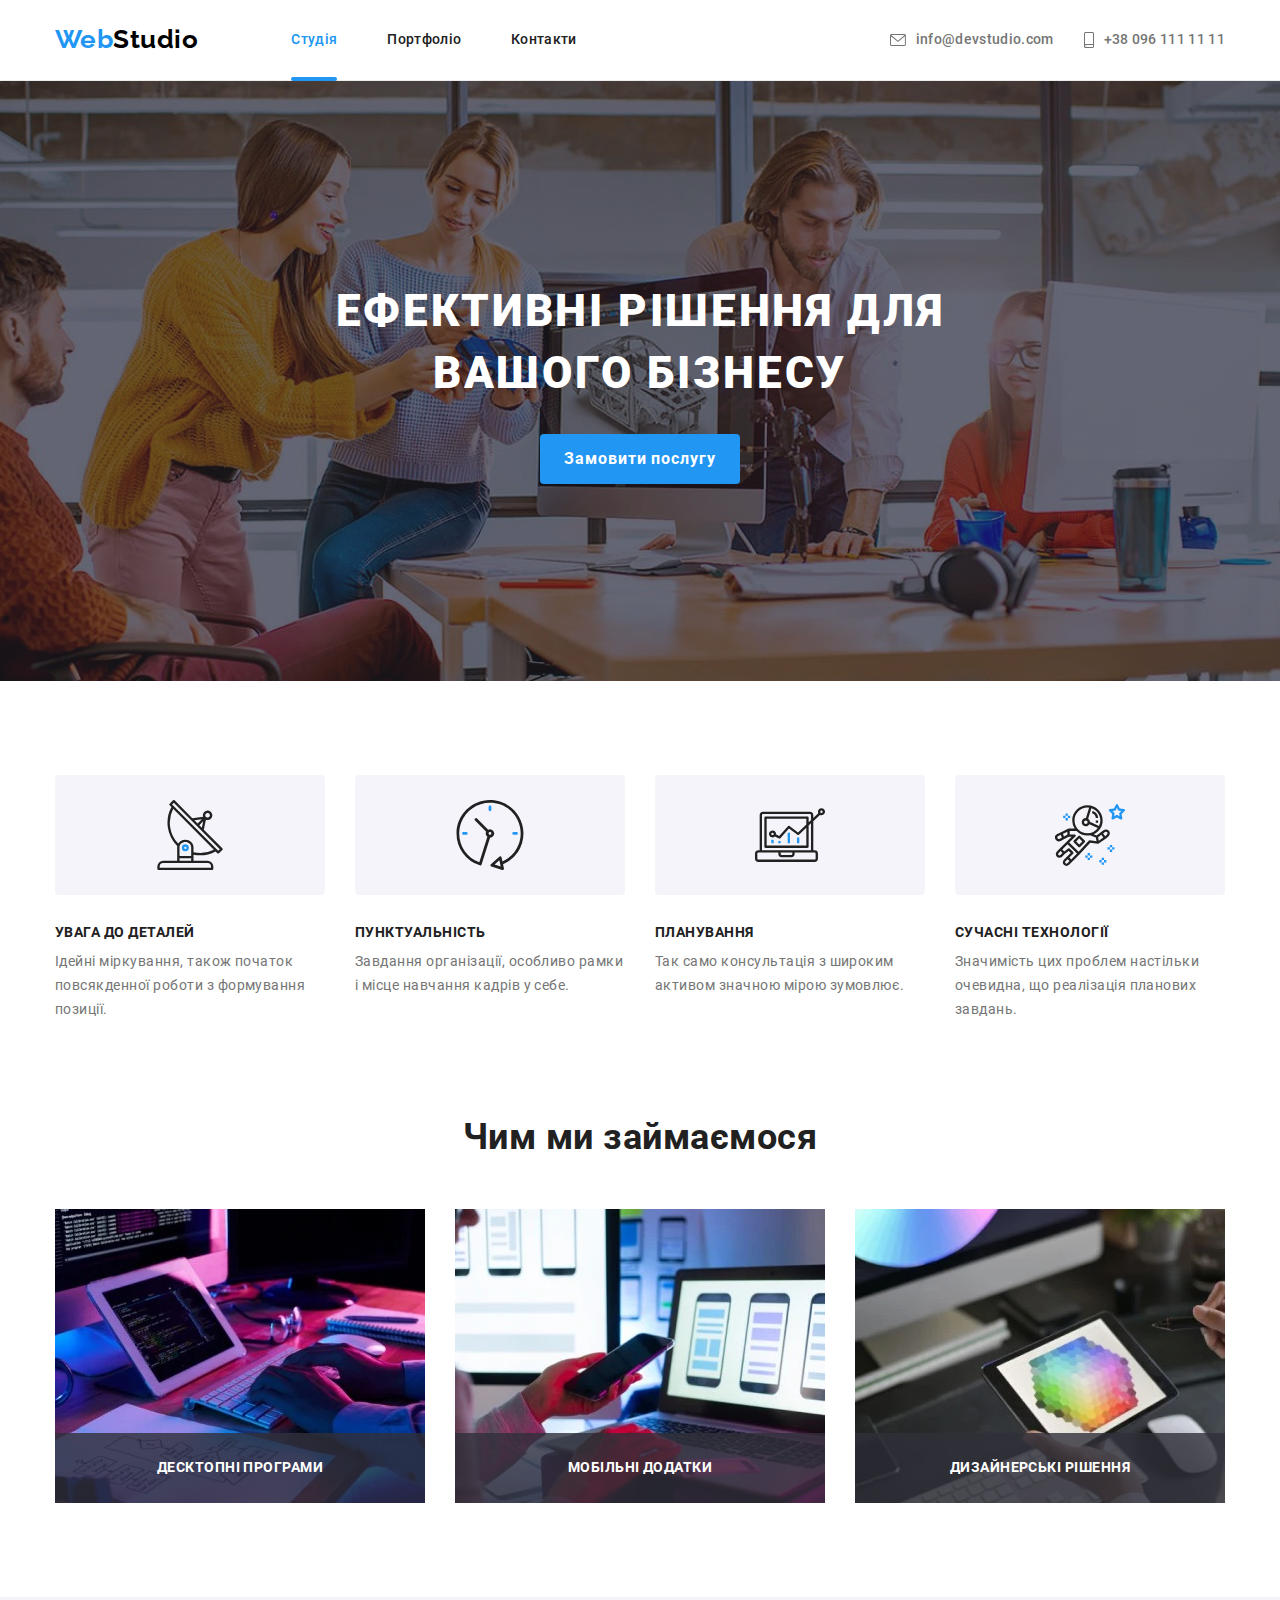
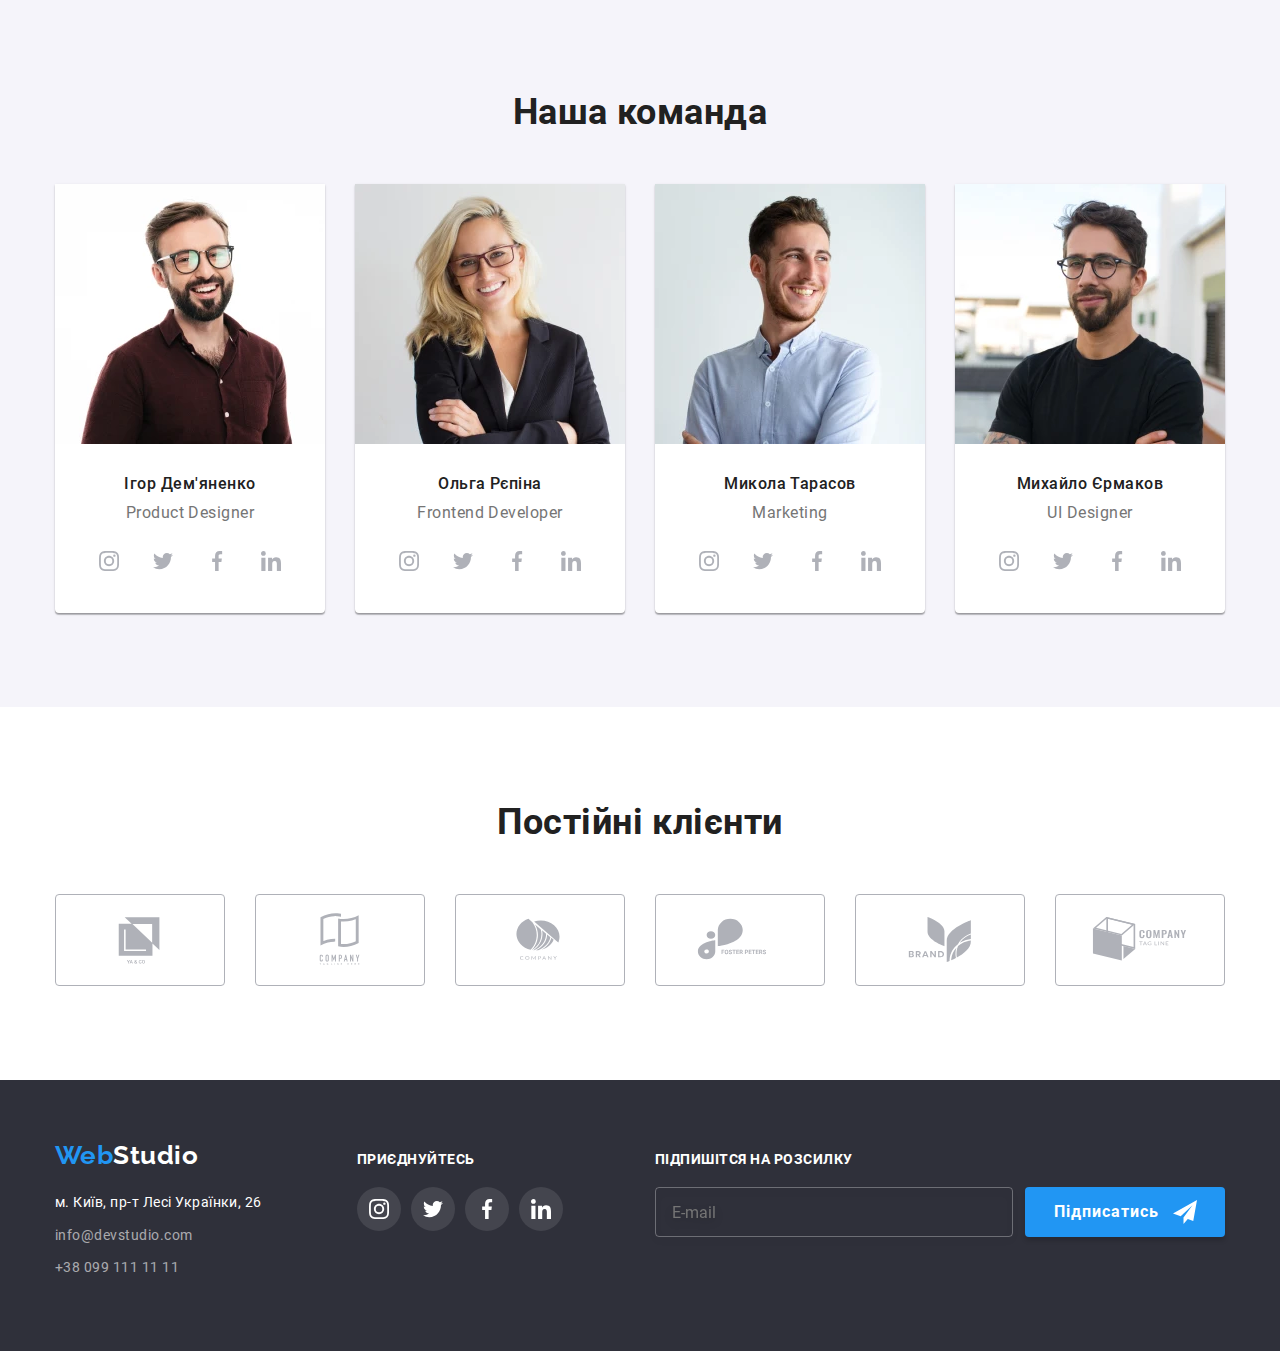
<file: index.html>
<!DOCTYPE html>
<html lang="ua">
  <head>
    <meta charset="UTF-8" />
    <meta http-equiv="X-UA-Compatible" content="IE=edge" />
    <meta name="viewport" content="width=device-width, initial-scale=1.0" />
    <title>Web Studio</title>
    <!-- favicon -->
    <link rel="apple-touch-icon" sizes="180x180" href="./favicons/apple-touch-icon.png" />
    <link rel="icon" type="image/png" sizes="32x32" href="./favicons/favicon-32x32.png" />
    <link rel="icon" type="image/png" sizes="16x16" href="./favicons/favicon-16x16.png" />
    <link rel="manifest" href="./favicons/site.webmanifest" />
    <link rel="mask-icon" href="./favicons/safari-pinned-tab.svg" color="#5bbad5" />
    <meta name="msapplication-TileColor" content="#9f00a7" />
    <meta name="theme-color" content="#f0fbff" />
    <!-- Шрифти -->
    <!-- <link rel="preconnect" href="https://fonts.googleapis.com" />
    <link rel="preconnect" href="https://fonts.gstatic.com" crossorigin />
    <link
      href="https://fonts.googleapis.com/css2?family=Raleway:wght@700&family=Roboto:wght@400;500;700;900&display=swap"
      rel="stylesheet"
    /> -->

    <!-- Нормалізація стилів -->
    <link
      rel="stylesheet"
      href="https://cdnjs.cloudflare.com/ajax/libs/modern-normalize/1.1.0/modern-normalize.min.css"
    />

    <!-- Стилі -->
    <link rel="stylesheet" href="./css/main.min.css" />
  </head>

  <body data-body>
    <!-- Шапка сайту -->
    <header class="header">
      <div class="container header__container">
        <nav class="header__nav">
          <a class="link logo header__logo" href="./index.html" lang="en"
            >Web<span class="logo__acent--black">Studio</span>
          </a>

          <!-- Мобільне меню -->
          <button class="mobile-menu-btn" type="button" data-menu-button>
            <svg class="icon mobile-menu-icon" width="24" height="16">
              <use class="mobile-menu-burger" href="./images/icons.svg#icon-mobile-menu"></use>
              <use class="mobile-menu-close" href="./images/icons.svg#icon-mobile-close"></use>
            </svg>
          </button>
          <div class="mobile-menu" data-menu>
            <ul class="list mobile-menu__nav">
              <li class="mobile-menu__nav-item">
                <a
                  class="link mobile-menu__nav-link mobile-menu__nav-link--current"
                  href="./index.html"
                  >Студія</a
                >
              </li>
              <li class="mobile-menu__nav-item">
                <a class="link mobile-menu__nav-link" href="./portfolio.html">Портфоліо</a>
              </li>
              <li class="mobile-menu__nav-item">
                <a class="link mobile-menu__nav-link" href="">Контакти</a>
              </li>
            </ul>

            <ul class="list mobile-menu__contacts">
              <li class="mobile-menu__contacts-item">
                <a
                  class="link mobile-menu__contacts-link mobile-menu__contacts-link--accent"
                  href="tel:+38 096 111 11 11"
                  >+38 096 111 11 11</a
                >
              </li>
              <li class="mobile-menu__contacts-item">
                <a class="link mobile-menu__contacts-link" href="mailto:info@devstudio.com"
                  >info@devstudio.com</a
                >
              </li>
            </ul>

            <ul class="list mobile-menu__socials">
              <li class="mobile-menu__socials-item">
                <a class="link mobile-menu__socials-link" href="">Instagram</a>
              </li>
              <li class="mobile-menu__socials-item">
                <a class="link mobile-menu__socials-link" href="">Twitter</a>
              </li>
              <li class="mobile-menu__socials-item">
                <a class="link mobile-menu__socials-link" href="">Facebook</a>
              </li>
              <li class="mobile-menu__socials-item">
                <a class="link mobile-menu__socials-link" href="">LinkedIn</a>
              </li>
            </ul>
          </div>

          <!-- Основна навігація -->
          <ul class="list header__list">
            <li class="header__item">
              <a class="link header__link header__link--current" href="./index.html">Студія</a>
            </li>
            <li class="header__item">
              <a class="link header__link" href="./portfolio.html">Портфоліо</a>
            </li>
            <li class="header__item">
              <a class="link header__link" href="">Контакти</a>
            </li>
          </ul>
        </nav>

        <ul class="list header-contact">
          <li class="header-contact__item">
            <a class="link header-contact__link" href="mailto:info@devstudio.com"
              ><svg class="icon header-contact__icon" width="16" height="12">
                <use href="./images/icons.svg#icon-mail"></use></svg
              ><span>info@devstudio.com</span></a
            >
          </li>
          <li class="header-contact__item">
            <a class="link header-contact__link" href="tel:+380961111111"
              ><svg class="icon header-contact__icon" width="10" height="16">
                <use href=" ./images/icons.svg#icon-phone"></use></svg
              ><span>+38 096 111 11 11</span></a
            >
          </li>
        </ul>
      </div>
    </header>

    <!-- Основний контент -->
    <main>
      <!-- Герой -->
      <section class="hero">
        <div class="container">
          <h1 class="hero__title">Ефективні рішення для вашого бізнесу</h1>
          <button class="btn hero__btn" type="button" data-modal-open>Замовити послугу</button>
        </div>
      </section>

      <!-- Особливості -->
      <section class="features">
        <div class="container">
          <h2 class="visually-hiden">Особливості компанії</h2>
          <ul class="list features__list card-set">
            <li class="features__item card-set__item">
              <div class="features__wrapper">
                <svg class="features__icon" width="70" height="70">
                  <use href="./images/icons.svg#icon-antenna"></use>
                </svg>
              </div>
              <h3 class="features__subtitle">Увага до деталей</h3>
              <p class="features__desc">
                Ідейні міркування, також початок повсякденної роботи з формування позиції.
              </p>
            </li>
            <li class="features__item card-set__item">
              <div class="features__wrapper">
                <svg class="features__icon" width="70" height="70">
                  <use href="./images/icons.svg#icon-clock"></use>
                </svg>
              </div>
              <h3 class="features__subtitle">Пунктуальність</h3>
              <p class="features__desc">
                Завдання організації, особливо рамки і місце навчання кадрів у себе.
              </p>
            </li>
            <li class="features__item card-set__item">
              <div class="features__wrapper">
                <svg class="features__icon" width="70" height="70">
                  <use href="./images/icons.svg#icon-notebook"></use>
                </svg>
              </div>
              <h3 class="features__subtitle">Планування</h3>
              <p class="features__desc">
                Так само консультація з широким активом значною мірою зумовлює.
              </p>
            </li>
            <li class="features__item card-set__item">
              <div class="features__wrapper">
                <svg class="features__icon" width="70" height="70">
                  <use href="./images/icons.svg#icon-astronaut"></use>
                </svg>
              </div>
              <h3 class="features__subtitle">Сучасні технології</h3>
              <p class="features__desc">
                Значимість цих проблем настільки очевидна, що реалізація планових завдань.
              </p>
            </li>
          </ul>
        </div>
      </section>

      <!-- Чим займається компанія -->
      <section class="about">
        <div class="container">
          <h2 class="section-title">Чим ми займаємося</h2>
          <ul class="list about__list card-set">
            <li class="about__item card-set__item">
              <picture>
                <source
                  media="(min-width: 1200px)"
                  srcset="./images/about/img-1_desk.webp 1x, ./images/about/img-1_desk@2x.webp 2x"
                  type="image/webp"
                />
                <source
                  media="(min-width: 1200px)"
                  srcset="./images/about/img-1_desk.jpg 1x, ./images/about/img-1_desk@2x.jpg 2x"
                  type="image/jpg"
                />
                <img
                  class="about__img"
                  src="./images/about/img-1_desk.jpg"
                  alt="Десктопні програми"
                  width="370"
                  height="294"
                />
              </picture>
              <p class="about__desc">Десктопні програми</p>
            </li>
            <li class="about__item card-set__item">
              <picture>
                <source
                  media="(min-width: 1200px)"
                  srcset="./images/about/img-2_desk.webp 1x, ./images/about/img-2_desk@2x.webp 2x"
                  type="image/webp"
                />
                <source
                  media="(min-width: 1200px)"
                  srcset="./images/about/img-2_desk.jpg 1x, ./images/about/img-2_desk@2x.jpg 2x"
                  type="image/jpg"
                />
                <img
                  class="about__img"
                  src="./images/about/img-2_desk.jpg"
                  alt="Мобільні додатки"
                  width="370"
                  height="294"
                />
              </picture>
              <p class="about__desc">Мобільні додатки</p>
            </li>
            <li class="about__item card-set__item">
              <picture>
                <source
                  media="(min-width: 1200px)"
                  srcset="./images/about/img-3_desk.webp 1x, ./images/about/img-3_desk@2x.webp 2x"
                  type="image/webp"
                />
                <source
                  media="(min-width: 1200px)"
                  srcset="./images/about/img-3_desk.jpg 1x, ./images/about/img-3_desk@2x.jpg 2x"
                  type="image/jpg"
                />
                <img
                  class="about__img"
                  src="./images/about/img-3_desk.jpg"
                  alt="Дизайнерські рішення"
                  width="370"
                  height="294"
                />
              </picture>
              <p class="about__desc">Дизайнерські рішення</p>
            </li>
          </ul>
        </div>
      </section>

      <!-- Учасники команди -->
      <section class="team">
        <div class="container">
          <h2 class="section-title">Наша команда</h2>
          <ul class="list team__list card-set">
            <li class="team__item card-set__item">
              <picture>
                <source
                  media="(min-width: 1200px)"
                  srcset="./images/team/img-1_desk.webp 1x, ./images/team/img-1_desk@2x.webp 2x"
                  type="image/webp"
                />
                <source
                  media="(min-width: 1200px)"
                  srcset="./images/team/img-1_desk.jpg 1x, ./images/team/img-1_desk@2x.jpg 2x"
                  type="image/jpg"
                />

                <source
                  media="(min-width: 768px)"
                  srcset="./images/team/img-1_tab.webp 1x, ./images/team/img-1_tab@2x.webp 2x"
                  type="image/webp"
                />
                <source
                  media="(min-width: 768px)"
                  srcset="./images/team/img-1_tab.jpg 1x, ./images/team/img-1_tab@2x.jpg 2x"
                  type="image/jpg"
                />

                <source
                  media="(max-width: 767px)"
                  srcset="./images/team/img-1_mob.webp 1x, ./images/team/img-1_mob@2x.webp 2x"
                  type="image/webp"
                />
                <source
                  media="(max-width: 767px)"
                  srcset="./images/team/img-1_mob.jpg 1x, ./images/team/img-1_mob@2x.jpg 2x"
                  type="image/jpg"
                />

                <img
                  class="team__avatar"
                  src="./images/team/img-1_mob.jpg"
                  alt="Ігор Дем'яненко"
                  width="450"
                  height="460"
                />
              </picture>

              <div class="team__wrapper">
                <h3 class="team__subtitle">Ігор Дем'яненко</h3>
                <p class="team__desc" lang="en">Product Designer</p>
                <ul class="list socials">
                  <li class="socials__item">
                    <a
                      class="link socials__link socials__link--grey"
                      target="_blank"
                      rel="noopener noreferrer"
                      aria-label="instagram link"
                      href=""
                      ><svg class="icon" width="20" height="20">
                        <use href="./images/icons.svg#icon-instagram"></use></svg
                    ></a>
                  </li>
                  <li class="socials__item">
                    <a
                      class="link socials__link socials__link--grey"
                      target="_blank"
                      rel="noopener noreferrer"
                      aria-label="twitter link"
                      href=""
                      ><svg class="icon" width="20" height="20">
                        <use href="./images/icons.svg#icon-twitter"></use></svg
                    ></a>
                  </li>
                  <li class="socials__item">
                    <a
                      class="link socials__link socials__link--grey"
                      target="_blank"
                      rel="noopener noreferrer"
                      aria-label="facebook link"
                      href=""
                      ><svg class="icon" width="20" height="20">
                        <use href="./images/icons.svg#icon-facebook"></use></svg
                    ></a>
                  </li>
                  <li class="socials__item">
                    <a
                      class="link socials__link socials__link--grey"
                      target="_blank"
                      rel="noopener noreferrer"
                      aria-label="linkedin link"
                      href=""
                      ><svg class="icon" width="20" height="20">
                        <use href="./images/icons.svg#icon-linkedin"></use></svg
                    ></a>
                  </li>
                </ul>
              </div>
            </li>
            <li class="team__item card-set__item">
              <picture>
                <source
                  media="(min-width: 1200px)"
                  srcset="./images/team/img-2_desk.webp 1x, ./images/team/img-2_desk@2x.webp 2x"
                  type="image/webp"
                />
                <source
                  media="(min-width: 1200px)"
                  srcset="./images/team/img-2_desk.jpg 1x, ./images/team/img-2_desk@2x.jpg 2x"
                  type="image/jpg"
                />

                <source
                  media="(min-width: 768px)"
                  srcset="./images/team/img-2_tab.webp 1x, ./images/team/img-2_tab@2x.webp 2x"
                  type="image/webp"
                />
                <source
                  media="(min-width: 768px)"
                  srcset="./images/team/img-2_tab.jpg 1x, ./images/team/img-2_tab@2x.jpg 2x"
                  type="image/jpg"
                />

                <source
                  media="(max-width: 767px)"
                  srcset="./images/team/img-2_mob.webp 1x, ./images/team/img-2_mob@2x.webp 2x"
                  type="image/webp"
                />
                <source
                  media="(max-width: 767px)"
                  srcset="./images/team/img-2_mob.jpg 1x, ./images/team/img-2_mob@2x.jpg 2x"
                  type="image/jpg"
                />

                <img
                  class="team__avatar"
                  src="./images/team/img-2_mob.jpg"
                  alt="Ольга Рєпіна"
                  width="450"
                  height="460"
                />
              </picture>

              <div class="team__wrapper">
                <h3 class="team__subtitle">Ольга Рєпіна</h3>
                <p class="team__desc" lang="en">Frontend Developer</p>
                <ul class="list socials">
                  <li class="socials__item">
                    <a
                      class="link socials__link socials__link--grey"
                      target="_blank"
                      rel="noopener noreferrer"
                      aria-label="instagram link"
                      href=""
                      ><svg class="icon" width="20" height="20">
                        <use href="./images/icons.svg#icon-instagram"></use></svg
                    ></a>
                  </li>
                  <li class="socials__item">
                    <a
                      class="link socials__link socials__link--grey"
                      target="_blank"
                      rel="noopener noreferrer"
                      aria-label="twitter link"
                      href=""
                      ><svg class="icon" width="20" height="20">
                        <use href="./images/icons.svg#icon-twitter"></use></svg
                    ></a>
                  </li>
                  <li class="socials__item">
                    <a
                      class="link socials__link socials__link--grey"
                      target="_blank"
                      rel="noopener noreferrer"
                      aria-label="facebook link"
                      href=""
                      ><svg class="icon" width="20" height="20">
                        <use href="./images/icons.svg#icon-facebook"></use></svg
                    ></a>
                  </li>
                  <li class="socials__item">
                    <a
                      class="link socials__link socials__link--grey"
                      target="_blank"
                      rel="noopener noreferrer"
                      aria-label="linkedin link"
                      href=""
                      ><svg class="icon" width="20" height="20">
                        <use href="./images/icons.svg#icon-linkedin"></use></svg
                    ></a>
                  </li>
                </ul>
              </div>
            </li>
            <li class="team__item card-set__item">
              <picture>
                <source
                  media="(min-width: 1200px)"
                  srcset="./images/team/img-3_desk.webp 1x, ./images/team/img-3_desk@2x.webp 2x"
                  type="image/webp"
                />
                <source
                  media="(min-width: 1200px)"
                  srcset="./images/team/img-3_desk.jpg 1x, ./images/team/img-3_desk@2x.jpg 2x"
                  type="image/jpg"
                />

                <source
                  media="(min-width: 768px)"
                  srcset="./images/team/img-3_tab.webp 1x, ./images/team/img-3_tab@2x.webp 2x"
                  type="image/webp"
                />
                <source
                  media="(min-width: 768px)"
                  srcset="./images/team/img-3_tab.jpg 1x, ./images/team/img-3_tab@2x.jpg 2x"
                  type="image/jpg"
                />

                <source
                  media="(max-width: 767px)"
                  srcset="./images/team/img-3_mob.webp 1x, ./images/team/img-3_mob@2x.webp 2x"
                  type="image/webp"
                />
                <source
                  media="(max-width: 767px)"
                  srcset="./images/team/img-3_mob.jpg 1x, ./images/team/img-3_mob@2x.jpg 2x"
                  type="image/jpg"
                />

                <img
                  class="team__avatar"
                  src="./images/team/img-3_mob.jpg"
                  alt="Микола Тарасов"
                  width="450"
                  height="460"
                />
              </picture>

              <div class="team__wrapper">
                <h3 class="team__subtitle">Микола Тарасов</h3>
                <p class="team__desc" lang="en">Marketing</p>
                <ul class="list socials">
                  <li class="socials__item">
                    <a
                      class="link socials__link socials__link--grey"
                      target="_blank"
                      rel="noopener noreferrer"
                      aria-label="instagram link"
                      href=""
                      ><svg class="icon" width="20" height="20">
                        <use href="./images/icons.svg#icon-instagram"></use></svg
                    ></a>
                  </li>
                  <li class="socials__item">
                    <a
                      class="link socials__link socials__link--grey"
                      target="_blank"
                      rel="noopener noreferrer"
                      aria-label="twitter link"
                      href=""
                      ><svg class="icon" width="20" height="20">
                        <use href="./images/icons.svg#icon-twitter"></use></svg
                    ></a>
                  </li>
                  <li class="socials__item">
                    <a
                      class="link socials__link socials__link--grey"
                      target="_blank"
                      rel="noopener noreferrer"
                      aria-label="facebook link"
                      href=""
                      ><svg class="icon" width="20" height="20">
                        <use href="./images/icons.svg#icon-facebook"></use></svg
                    ></a>
                  </li>
                  <li class="socials__item">
                    <a
                      class="link socials__link socials__link--grey"
                      target="_blank"
                      rel="noopener noreferrer"
                      aria-label="linkedin link"
                      href=""
                      ><svg class="icon" width="20" height="20">
                        <use href="./images/icons.svg#icon-linkedin"></use></svg
                    ></a>
                  </li>
                </ul>
              </div>
            </li>
            <li class="team__item card-set__item">
              <picture>
                <source
                  media="(min-width: 1200px)"
                  srcset="./images/team/img-4_desk.webp 1x, ./images/team/img-4_desk@2x.webp 2x"
                  type="image/webp"
                />
                <source
                  media="(min-width: 1200px)"
                  srcset="./images/team/img-4_desk.jpg 1x, ./images/team/img-4_desk@2x.jpg 2x"
                  type="image/jpg"
                />

                <source
                  media="(min-width: 768px)"
                  srcset="./images/team/img-4_tab.webp 1x, ./images/team/img-4_tab@2x.webp 2x"
                  type="image/webp"
                />
                <source
                  media="(min-width: 768px)"
                  srcset="./images/team/img-4_tab.jpg 1x, ./images/team/img-4_tab@2x.jpg 2x"
                  type="image/jpg"
                />

                <source
                  media="(max-width: 767px)"
                  srcset="./images/team/img-4_mob.webp 1x, ./images/team/img-4_mob@2x.webp 2x"
                  type="image/webp"
                />
                <source
                  media="(max-width: 767px)"
                  srcset="./images/team/img-4_mob.jpg 1x, ./images/team/img-4_mob@2x.jpg 2x"
                  type="image/jpg"
                />

                <img
                  class="team__avatar"
                  src="./images/team/img-4_mob.jpg"
                  alt="Михайло Єрмаков"
                  width="450"
                  height="460"
                />
              </picture>

              <div class="team__wrapper">
                <h3 class="team__subtitle">Михайло Єрмаков</h3>
                <p class="team__desc" lang="en">UI Designer</p>
                <ul class="list socials">
                  <li class="socials__item">
                    <a
                      class="link socials__link socials__link--grey"
                      target="_blank"
                      rel="noopener noreferrer"
                      aria-label="instagram link"
                      href=""
                      ><svg class="icon" width="20" height="20">
                        <use href="./images/icons.svg#icon-instagram"></use></svg
                    ></a>
                  </li>
                  <li class="socials__item">
                    <a
                      class="link socials__link socials__link--grey"
                      target="_blank"
                      rel="noopener noreferrer"
                      aria-label="twitter link"
                      href=""
                      ><svg class="icon" width="20" height="20">
                        <use href="./images/icons.svg#icon-twitter"></use></svg
                    ></a>
                  </li>
                  <li class="socials__item">
                    <a
                      class="link socials__link socials__link--grey"
                      target="_blank"
                      rel="noopener noreferrer"
                      aria-label="facebook link"
                      href=""
                      ><svg class="icon" width="20" height="20">
                        <use href="./images/icons.svg#icon-facebook"></use></svg
                    ></a>
                  </li>
                  <li class="socials__item">
                    <a
                      class="link socials__link socials__link--grey"
                      target="_blank"
                      rel="noopener noreferrer"
                      aria-label="linkedin link"
                      href=""
                      ><svg class="icon" width="20" height="20">
                        <use href="./images/icons.svg#icon-linkedin"></use></svg
                    ></a>
                  </li>
                </ul>
              </div>
            </li>
          </ul>
        </div>
      </section>

      <!-- Постійні клієнти -->
      <section class="clients">
        <div class="container">
          <h2 class="section-title">Постійні клієнти</h2>
          <ul class="list clients__list card-set">
            <li class="clients__item card-set__item">
              <a
                class="link clients__link"
                target="_blank"
                rel="noopener norefrrer"
                aria-label="посилання на сайт клієнта"
                href=""
              >
                <svg class="icon" width="106" height="60">
                  <use href="./images/icons.svg#icon-client1"></use>
                </svg>
              </a>
            </li>
            <li class="clients__item card-set__item">
              <a
                class="link clients__link"
                target="_blank"
                rel="noopener norefrrer"
                aria-label="посилання на сайт клієнта"
                href=""
              >
                <svg class="icon" width="106" height="60">
                  <use href="./images/icons.svg#icon-client2"></use>
                </svg>
              </a>
            </li>
            <li class="clients__item card-set__item">
              <a
                class="link clients__link"
                target="_blank"
                rel="noopener norefrrer"
                aria-label="посилання на сайт клієнта"
                href=""
              >
                <svg class="icon" width="106" height="60">
                  <use href="./images/icons.svg#icon-client3"></use>
                </svg>
              </a>
            </li>
            <li class="clients__item card-set__item">
              <a
                class="link clients__link"
                target="_blank"
                rel="noopener norefrrer"
                aria-label="посилання на сайт клієнта"
                href=""
              >
                <svg class="icon" width="106" height="60">
                  <use href="./images/icons.svg#icon-client4"></use>
                </svg>
              </a>
            </li>
            <li class="clients__item card-set__item">
              <a
                class="link clients__link"
                target="_blank"
                rel="noopener norefrrer"
                aria-label="посилання на сайт клієнта"
                href=""
              >
                <svg class="icon" width="106" height="60">
                  <use href="./images/icons.svg#icon-client5"></use>
                </svg>
              </a>
            </li>
            <li class="clients__item card-set__item">
              <a
                class="link clients__link"
                target="_blank"
                rel="noopener norefrrer"
                aria-label="посилання на сайт клієнта"
                href=""
              >
                <svg class="icon" width="106" height="60">
                  <use href="./images/icons.svg#icon-client6"></use>
                </svg>
              </a>
            </li>
          </ul>
        </div>
      </section>
    </main>

    <!-- Підвал -->
    <footer class="footer">
      <div class="container footer__container">
        <address class="footer__address">
          <div class="footer__address-container">
            <a class="link logo footer__logo" href="./index.html" lang="en"
              >Web<span class="logo__acent--white">Studio</span></a
            >
            <ul class="list footer__list">
              <li class="footer__item">
                <a
                  class="link footer__address-link"
                  href="https://goo.gl/maps/6GifzWiTd5PYQ6zx7"
                  target="_blank"
                  rel="noopener noreferrer"
                  >м. Київ, пр-т Лесі Українки, 26</a
                >
              </li>
              <li class="footer__item">
                <a class="link footer__contact" href="mailto:info@devstudio.com"
                  >info@devstudio.com</a
                >
              </li>
              <li class="footer__item">
                <a class="link footer__contact" href="tel:+380991111111">+38 099 111 11 11</a>
              </li>
            </ul>
          </div>

          <div class="footer__socials-container">
            <strong class="footer__text">приєднуйтесь</strong>
            <ul class="list socials">
              <li class="socials__item">
                <a
                  class="socials__link socials__link--white"
                  target="_blank"
                  rel="noopener noreferrer"
                  aria-label="instagram link"
                  href=""
                  ><svg class="icon" width="20" height="20">
                    <use href="./images/icons.svg#icon-instagram"></use></svg
                ></a>
              </li>
              <li class="socials__item">
                <a
                  class="socials__link socials__link--white"
                  target="_blank"
                  rel="noopener noreferrer"
                  aria-label="twitter link"
                  href=""
                  ><svg class="icon" width="20" height="20">
                    <use href="./images/icons.svg#icon-twitter"></use></svg
                ></a>
              </li>
              <li class="socials__item">
                <a
                  class="socials__link socials__link--white"
                  target="_blank"
                  rel="noopener noreferrer"
                  aria-label="facebook link"
                  href=""
                  ><svg class="icon" width="20" height="20">
                    <use href="./images/icons.svg#icon-facebook"></use></svg
                ></a>
              </li>
              <li class="socials__item">
                <a
                  class="socials__link socials__link--white"
                  target="_blank"
                  rel="noopener noreferrer"
                  aria-label="linkedin link"
                  href=""
                  ><svg class="icon" width="20" height="20">
                    <use href="./images/icons.svg#icon-linkedin"></use></svg
                ></a>
              </li>
            </ul>
          </div>
        </address>

        <div class="footer__form-container">
          <strong class="footer__text">підпишітся на розсилку</strong>
          <form class="footer__form">
            <label class="footer__form-group">
              <input class="footer__form-field" type="email" name="email" placeholder="E-mail" />
            </label>

            <button class="btn footer__btn" type="submit">
              Підписатись
              <svg class="footer__icon" width="24" height="24">
                <use href="./images/icons.svg#icon-send"></use>
              </svg>
            </button>
          </form>
        </div>
      </div>
    </footer>

    <!-- Модальне вікно -->
    <div class="backdrop is-hidden" data-modal>
      <div class="modal container">
        <button class="modal__close-btn" data-modal-close type="button">
          <svg class="icon" width="18" height="18">
            <use href="./images/icons.svg#icon-close"></use>
          </svg>
        </button>

        <strong class="modal__title">Залишіть свої дані, ми вам передзвонимо</strong>
        <form class="form">
          <label class="form__group">
            <span class="form__title">Ім'я</span>
            <input class="form__field" type="text" name="user-name" autofocus />
            <svg class="form__icon" width="18" height="18">
              <use href="./images/icons.svg#icon-person"></use>
            </svg>
          </label>

          <label class="form__group">
            <span class="form__title">Телефон</span>
            <input class="form__field" type="tel" name="phone_number" />
            <svg class="form__icon" width="18" height="18">
              <use href="./images/icons.svg#icon-phone-modal"></use>
            </svg>
          </label>

          <label class="form__group">
            <span class="form__title">Пошта</span>
            <input class="form__field" type="email" name="email" />
            <svg class="form__icon" width="18" height="18">
              <use href="./images/icons.svg#icon-email"></use>
            </svg>
          </label>

          <label class="form__group">
            <span class="form__title">Коментар</span>
            <textarea
              class="form__field form__comment-field"
              name="comment"
              placeholder="Введіть текст"
            ></textarea>
          </label>

          <label class="form__checkbox checkbox">
            <input
              class="form__checkbox-input visually-hiden"
              type="checkbox"
              name="user-agreement"
            />
            <span class="checkbox__custom">
              <svg class="checkbox__icon" width="11" height="8">
                <use href="./images/icons.svg#icon-checkbox"></use>
              </svg>
            </span>
            <span class="checkbox__text"
              >Погоджуюся з розсилкою та приймаю
              <a class="link checkbox__link" href="">Умови договору</a></span
            >
          </label>

          <button class="btn modal__btn" type="submit">Відправити</button>
        </form>
        <!-- </div> -->
      </div>
    </div>

    <!-- js -->
    <script src="./js/modal.js"></script>
    <script src="./js/mobile-menu.js"></script>
  </body>
</html>
</file>
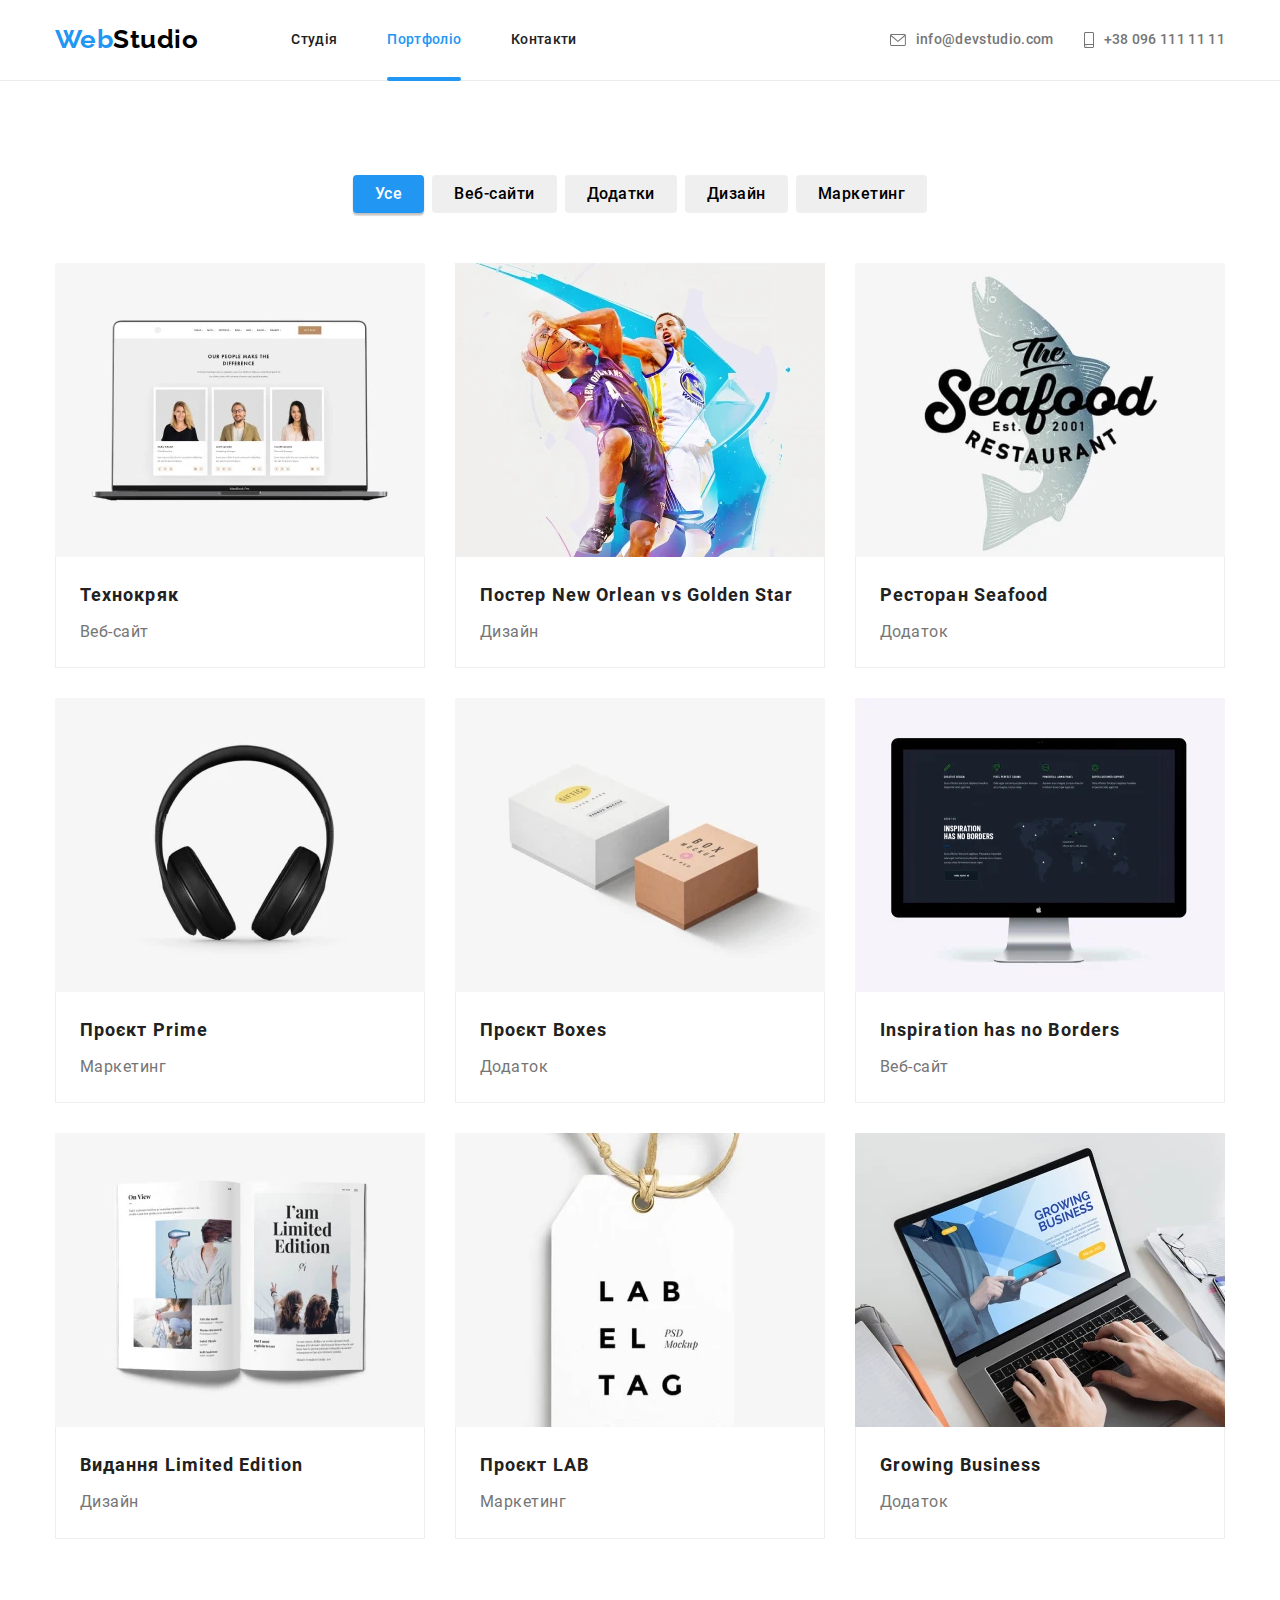
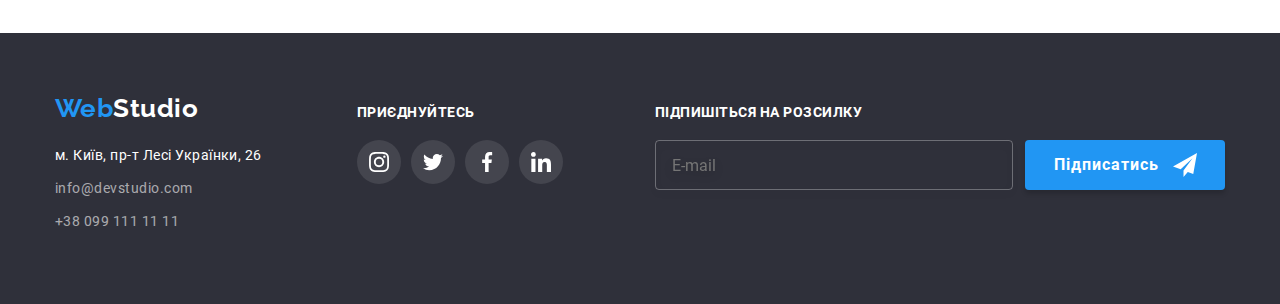
<file: portfolio.html>
<!DOCTYPE html>
<html lang="ua">
  <head>
    <meta charset="UTF-8" />
    <meta http-equiv="X-UA-Compatible" content="IE=edge" />
    <meta name="viewport" content="width=device-width, initial-scale=1.0" />
    <title>Web Studio</title>
    <!-- favicon -->
    <link rel="apple-touch-icon" sizes="180x180" href="./favicons/apple-touch-icon.png" />
    <link rel="icon" type="image/png" sizes="32x32" href="./favicons/favicon-32x32.png" />
    <link rel="icon" type="image/png" sizes="16x16" href="./favicons/favicon-16x16.png" />
    <link rel="manifest" href="./favicons/site.webmanifest" />
    <link rel="mask-icon" href="./favicons/safari-pinned-tab.svg" color="#5bbad5" />
    <meta name="msapplication-TileColor" content="#9f00a7" />
    <meta name="theme-color" content="#f0fbff" />

    <!-- Шрифти -->
    <!-- <link rel="preconnect" href="https://fonts.googleapis.com" />
    <link rel="preconnect" href="https://fonts.gstatic.com" crossorigin />
    <link
      href="https://fonts.googleapis.com/css2?family=Raleway:wght@700&family=Roboto:wght@400;500;700;900&display=swap"
      rel="stylesheet"
    /> -->

    <!-- Нормалізація стилів -->
    <link
      rel="stylesheet"
      href="https://cdnjs.cloudflare.com/ajax/libs/modern-normalize/1.1.0/modern-normalize.min.css"
    />

    <!-- Стилі -->
    <link rel="stylesheet" href="./css/main.min.css" />
  </head>

  <body data-body>
    <!-- Шапка сайту -->
    <header class="header">
      <div class="container header__container">
        <nav class="header__nav">
          <a class="link logo header__logo" href="./index.html" lang="en"
            >Web<span class="logo__acent--black">Studio</span>
          </a>

          <!-- Мобільне меню -->
          <button class="mobile-menu-btn" type="button" data-menu-button>
            <svg class="icon mobile-menu-icon" width="24" height="16">
              <use class="mobile-menu-burger" href="./images/icons.svg#icon-mobile-menu"></use>
              <use class="mobile-menu-close" href="./images/icons.svg#icon-mobile-close"></use>
            </svg>
          </button>

          <div class="mobile-menu" data-menu>
            <ul class="list mobile-menu__nav">
              <li class="mobile-menu__nav-item">
                <a class="link mobile-menu__nav-link" href="./index.html">Студія</a>
              </li>
              <li class="mobile-menu__nav-item">
                <a
                  class="link mobile-menu__nav-link mobile-menu__nav-link--current"
                  href="./portfolio.html"
                  >Портфоліо</a
                >
              </li>
              <li class="mobile-menu__nav-item">
                <a class="link mobile-menu__nav-link" href="">Контакти</a>
              </li>
            </ul>

            <ul class="list mobile-menu__contacts">
              <li class="mobile-menu__contacts-item">
                <a
                  class="link mobile-menu__contacts-link mobile-menu__contacts-link--accent"
                  href="tel:+38 096 111 11 11"
                  >+38 096 111 11 11</a
                >
              </li>
              <li class="mobile-menu__contacts-item">
                <a class="link mobile-menu__contacts-link" href="mailto:info@devstudio.com"
                  >info@devstudio.com</a
                >
              </li>
            </ul>

            <ul class="list mobile-menu__socials">
              <li class="mobile-menu__socials-item">
                <a class="link mobile-menu__socials-link" href="">Instagram</a>
              </li>
              <li class="mobile-menu__socials-item">
                <a class="link mobile-menu__socials-link" href="">Twitter</a>
              </li>
              <li class="mobile-menu__socials-item">
                <a class="link mobile-menu__socials-link" href="">Facebook</a>
              </li>
              <li class="mobile-menu__socials-item">
                <a class="link mobile-menu__socials-link" href="">LinkedIn</a>
              </li>
            </ul>
          </div>

          <!-- Основна навігація -->
          <ul class="list header__list">
            <li class="header__item">
              <a class="link header__link" href="./index.html">Студія</a>
            </li>
            <li class="header__item">
              <a class="link header__link header__link--current" href="./portfolio.html"
                >Портфоліо</a
              >
            </li>
            <li class="header__item">
              <a class="link header__link" href="">Контакти</a>
            </li>
          </ul>
        </nav>

        <ul class="list header-contact">
          <li class="header-contact__item">
            <a class="link header-contact__link" href="mailto:info@devstudio.com"
              ><svg class="icon header-contact__icon" width="16" height="12">
                <use href="./images/icons.svg#icon-mail"></use></svg
              ><span>info@devstudio.com</span></a
            >
          </li>
          <li class="header-contact__item">
            <a class="link header-contact__link" href="tel:+380961111111"
              ><svg class="icon header-contact__icon" width="10" height="16">
                <use href=" ./images/icons.svg#icon-phone"></use></svg
              ><span>+38 096 111 11 11</span></a
            >
          </li>
        </ul>
      </div>
    </header>

    <!-- Основний контент -->
    <main>
      <section class="portfolio">
        <div class="container">
          <h1 class="visually-hiden">Контент сторінки портфоліо</h1>

          <!-- Список кнопок -->
          <ul class="list filter portfolio__btn-list">
            <li class="filter__item">
              <button class="filter__btn filter__btn--current" type="button">Усе</button>
            </li>
            <li class="filter__item">
              <button class="filter__btn" type="button">Веб-сайти</button>
            </li>
            <li class="filter__item">
              <button class="filter__btn" type="button">Додатки</button>
            </li>
            <li class="filter__item">
              <button class="filter__btn" type="button">Дизайн</button>
            </li>
            <li class="filter__item">
              <button class="filter__btn" type="button">Маркетинг</button>
            </li>
          </ul>

          <!-- Список карток -->
          <ul class="list portfolio__list card-set">
            <li class="portfolio__item card-set__item">
              <a class="link portfolio__link" href="">
                <div class="portfolio__overlay-wrap">
                  <picture>
                    <source
                      media="(min-width: 1200px)"
                      srcset="
                        ./images/portfolio/img-1_desk.webp    1x,
                        ./images/portfolio/img-1_desk@2x.webp 2x
                      "
                      type="image/webp"
                    />
                    <source
                      media="(min-width: 1200px)"
                      srcset="
                        ./images/portfolio/img-1_desk.jpg    1x,
                        ./images/portfolio/img-1_desk@2x.jpg 2x
                      "
                      type="image/jpg"
                    />

                    <source
                      media="(min-width: 768px)"
                      srcset="
                        ./images/portfolio/img-1_tab.webp    1x,
                        ./images/portfolio/img-1_tab@2x.webp 2x
                      "
                      type="image/webp"
                    />
                    <source
                      media="(min-width: 768px)"
                      srcset="
                        ./images/portfolio/img-1_tab.jpg    1x,
                        ./images/portfolio/img-1_tab@2x.jpg 2x
                      "
                      type="image/jpg"
                    />

                    <source
                      media="(max-width: 767px)"
                      srcset="
                        ./images/portfolio/img-1_mob.webp    1x,
                        ./images/portfolio/img-1_mob@2x.webp 2x
                      "
                      type="image/webp"
                    />
                    <source
                      media="(max-width: 767px)"
                      srcset="
                        ./images/portfolio/img-1_mob.jpg    1x,
                        ./images/portfolio/img-1_mob@2x.jpg 2x
                      "
                      type="image/jpg"
                    />

                    <img
                      class="portfolio__img"
                      src="./images/portfolio/img-1_mob.jpg"
                      alt="Картка портфоліо"
                      width="354"
                      height="294"
                    />
                  </picture>

                  <div class="portfolio__overlay">
                    <p class="portfolio__desc">
                      Lorem ipsum dolor, sit amet consectetur adipisicing elit. Fuga tenetur ipsum
                      nobis velit deserunt expedita beatae iusto, quae voluptatibus labore.
                    </p>
                  </div>
                </div>

                <div class="portfolio__text-wrap">
                  <h2 class="portfolio__subtitle">Технокряк</h2>
                  <p class="portfolio__text">Веб-сайт</p>
                </div>
              </a>
            </li>

            <li class="portfolio__item card-set__item">
              <a class="link portfolio__link" href="">
                <div class="portfolio__overlay-wrap">
                  <picture>
                    <source
                      media="(min-width: 1200px)"
                      srcset="
                        ./images/portfolio/img-2_desk.webp    1x,
                        ./images/portfolio/img-2_desk@2x.webp 2x
                      "
                      type="image/webp"
                    />
                    <source
                      media="(min-width: 1200px)"
                      srcset="
                        ./images/portfolio/img-2_desk.jpg    1x,
                        ./images/portfolio/img-2_desk@2x.jpg 2x
                      "
                      type="image/jpg"
                    />

                    <source
                      media="(min-width: 768px)"
                      srcset="
                        ./images/portfolio/img-2_tab.webp    1x,
                        ./images/portfolio/img-2_tab@2x.webp 2x
                      "
                      type="image/webp"
                    />
                    <source
                      media="(min-width: 768px)"
                      srcset="
                        ./images/portfolio/img-2_tab.jpg    1x,
                        ./images/portfolio/img-2_tab@2x.jpg 2x
                      "
                      type="image/jpg"
                    />

                    <source
                      media="(max-width: 767px)"
                      srcset="
                        ./images/portfolio/img-2_mob.webp    1x,
                        ./images/portfolio/img-2_mob@2x.webp 2x
                      "
                      type="image/webp"
                    />
                    <source
                      media="(max-width: 767px)"
                      srcset="
                        ./images/portfolio/img-2_mob.jpg    1x,
                        ./images/portfolio/img-2_mob@2x.jpg 2x
                      "
                      type="image/jpg"
                    />

                    <img
                      class="portfolio__img"
                      src="./images/portfolio/img-2_mob.jpg"
                      alt="Картка портфоліо"
                      width="354"
                      height="294"
                    />
                  </picture>

                  <div class="portfolio__overlay">
                    <p class="portfolio__desc">
                      Lorem ipsum dolor, sit amet consectetur adipisicing elit. Fuga tenetur ipsum
                      nobis velit deserunt expedita beatae iusto, quae voluptatibus labore.
                    </p>
                  </div>
                </div>

                <div class="portfolio__text-wrap">
                  <h2 class="portfolio__subtitle">
                    Постер <span lang="en">New Orlean vs Golden Star</span>
                  </h2>
                  <p class="portfolio__text">Дизайн</p>
                </div>
              </a>
            </li>

            <li class="portfolio__item card-set__item">
              <a class="link portfolio__link" href="">
                <div class="portfolio__overlay-wrap">
                  <picture>
                    <source
                      media="(min-width: 1200px)"
                      srcset="
                        ./images/portfolio/img-3_desk.webp    1x,
                        ./images/portfolio/img-3_desk@2x.webp 2x
                      "
                      type="image/webp"
                    />
                    <source
                      media="(min-width: 1200px)"
                      srcset="
                        ./images/portfolio/img-3_desk.jpg    1x,
                        ./images/portfolio/img-3_desk@2x.jpg 2x
                      "
                      type="image/jpg"
                    />

                    <source
                      media="(min-width: 768px)"
                      srcset="
                        ./images/portfolio/img-3_tab.webp    1x,
                        ./images/portfolio/img-3_tab@2x.webp 2x
                      "
                      type="image/webp"
                    />
                    <source
                      media="(min-width: 768px)"
                      srcset="
                        ./images/portfolio/img-3_tab.jpg    1x,
                        ./images/portfolio/img-3_tab@2x.jpg 2x
                      "
                      type="image/jpg"
                    />

                    <source
                      media="(max-width: 767px)"
                      srcset="
                        ./images/portfolio/img-3_mob.webp    1x,
                        ./images/portfolio/img-3_mob@2x.webp 2x
                      "
                      type="image/webp"
                    />
                    <source
                      media="(max-width: 767px)"
                      srcset="
                        ./images/portfolio/img-3_mob.jpg    1x,
                        ./images/portfolio/img-3_mob@2x.jpg 2x
                      "
                      type="image/jpg"
                    />

                    <img
                      class="portfolio__img"
                      src="./images/portfolio/img-3_mob.jpg"
                      alt="Картка портфоліо"
                      width="354"
                      height="294"
                    />
                  </picture>

                  <div class="portfolio__overlay">
                    <p class="portfolio__desc">
                      Lorem ipsum dolor, sit amet consectetur adipisicing elit. Fuga tenetur ipsum
                      nobis velit deserunt expedita beatae iusto, quae voluptatibus labore.
                    </p>
                  </div>
                </div>

                <div class="portfolio__text-wrap">
                  <h2 class="portfolio__subtitle">Ресторан <span lang="en">Seafood</span></h2>
                  <p class="portfolio__text">Додаток</p>
                </div>
              </a>
            </li>
            <li class="portfolio__item card-set__item">
              <a class="link portfolio__link" href="">
                <div class="portfolio__overlay-wrap">
                  <picture>
                    <source
                      media="(min-width: 1200px)"
                      srcset="
                        ./images/portfolio/img-4_desk.webp    1x,
                        ./images/portfolio/img-4_desk@2x.webp 2x
                      "
                      type="image/webp"
                    />
                    <source
                      media="(min-width: 1200px)"
                      srcset="
                        ./images/portfolio/img-4_desk.jpg    1x,
                        ./images/portfolio/img-4_desk@2x.jpg 2x
                      "
                      type="image/jpg"
                    />

                    <source
                      media="(min-width: 768px)"
                      srcset="
                        ./images/portfolio/img-4_tab.webp    1x,
                        ./images/portfolio/img-4_tab@2x.webp 2x
                      "
                      type="image/webp"
                    />
                    <source
                      media="(min-width: 768px)"
                      srcset="
                        ./images/portfolio/img-4_tab.jpg    1x,
                        ./images/portfolio/img-4_tab@2x.jpg 2x
                      "
                      type="image/jpg"
                    />

                    <source
                      media="(max-width: 767px)"
                      srcset="
                        ./images/portfolio/img-4_mob.webp    1x,
                        ./images/portfolio/img-4_mob@2x.webp 2x
                      "
                      type="image/webp"
                    />
                    <source
                      media="(max-width: 767px)"
                      srcset="
                        ./images/portfolio/img-4_mob.jpg    1x,
                        ./images/portfolio/img-4_mob@2x.jpg 2x
                      "
                      type="image/jpg"
                    />

                    <img
                      class="portfolio__img"
                      src="./images/portfolio/img-4_mob.jpg"
                      alt="Картка портфоліо"
                      width="354"
                      height="294"
                    />
                  </picture>

                  <div class="portfolio__overlay">
                    <p class="portfolio__desc">
                      Lorem ipsum dolor, sit amet consectetur adipisicing elit. Fuga tenetur ipsum
                      nobis velit deserunt expedita beatae iusto, quae voluptatibus labore.
                    </p>
                  </div>
                </div>

                <div class="portfolio__text-wrap">
                  <h2 class="portfolio__subtitle">Проєкт <span lang="en">Prime</span></h2>
                  <p class="portfolio__text">Маркетинг</p>
                </div>
              </a>
            </li>

            <li class="portfolio__item card-set__item">
              <a class="link portfolio__link" href="">
                <div class="portfolio__overlay-wrap">
                  <picture>
                    <source
                      media="(min-width: 1200px)"
                      srcset="
                        ./images/portfolio/img-5_desk.webp    1x,
                        ./images/portfolio/img-5_desk@2x.webp 2x
                      "
                      type="image/webp"
                    />
                    <source
                      media="(min-width: 1200px)"
                      srcset="
                        ./images/portfolio/img-5_desk.jpg    1x,
                        ./images/portfolio/img-5_desk@2x.jpg 2x
                      "
                      type="image/jpg"
                    />

                    <source
                      media="(min-width: 768px)"
                      srcset="
                        ./images/portfolio/img-5_tab.webp    1x,
                        ./images/portfolio/img-5_tab@2x.webp 2x
                      "
                      type="image/webp"
                    />
                    <source
                      media="(min-width: 768px)"
                      srcset="
                        ./images/portfolio/img-5_tab.jpg    1x,
                        ./images/portfolio/img-5_tab@2x.jpg 2x
                      "
                      type="image/jpg"
                    />

                    <source
                      media="(max-width: 767px)"
                      srcset="
                        ./images/portfolio/img-5_mob.webp    1x,
                        ./images/portfolio/img-5_mob@2x.webp 2x
                      "
                      type="image/webp"
                    />
                    <source
                      media="(max-width: 767px)"
                      srcset="
                        ./images/portfolio/img-5_mob.jpg    1x,
                        ./images/portfolio/img-5_mob@2x.jpg 2x
                      "
                      type="image/jpg"
                    />

                    <img
                      class="portfolio__img"
                      src="./images/portfolio/img-5_mob.jpg"
                      alt="Картка портфоліо"
                      width="354"
                      height="294"
                    />
                  </picture>

                  <div class="portfolio__overlay">
                    <p class="portfolio__desc">
                      Lorem ipsum dolor, sit amet consectetur adipisicing elit. Fuga tenetur ipsum
                      nobis velit deserunt expedita beatae iusto, quae voluptatibus labore.
                    </p>
                  </div>
                </div>

                <div class="portfolio__text-wrap">
                  <h2 class="portfolio__subtitle">Проєкт <span lang="en">Boxes</span></h2>
                  <p class="portfolio__text">Додаток</p>
                </div>
              </a>
            </li>

            <li class="portfolio__item card-set__item">
              <a class="link portfolio__link" href="">
                <div class="portfolio__overlay-wrap">
                  <picture>
                    <source
                      media="(min-width: 1200px)"
                      srcset="
                        ./images/portfolio/img-6_desk.webp    1x,
                        ./images/portfolio/img-6_desk@2x.webp 2x
                      "
                      type="image/webp"
                    />
                    <source
                      media="(min-width: 1200px)"
                      srcset="
                        ./images/portfolio/img-6_desk.jpg    1x,
                        ./images/portfolio/img-6_desk@2x.jpg 2x
                      "
                      type="image/jpg"
                    />

                    <source
                      media="(min-width: 768px)"
                      srcset="
                        ./images/portfolio/img-6_tab.webp    1x,
                        ./images/portfolio/img-6_tab@2x.webp 2x
                      "
                      type="image/webp"
                    />
                    <source
                      media="(min-width: 768px)"
                      srcset="
                        ./images/portfolio/img-6_tab.jpg    1x,
                        ./images/portfolio/img-6_tab@2x.jpg 2x
                      "
                      type="image/jpg"
                    />

                    <source
                      media="(max-width: 767px)"
                      srcset="
                        ./images/portfolio/img-6_mob.webp    1x,
                        ./images/portfolio/img-6_mob@2x.webp 2x
                      "
                      type="image/webp"
                    />
                    <source
                      media="(max-width: 767px)"
                      srcset="
                        ./images/portfolio/img-6_mob.jpg    1x,
                        ./images/portfolio/img-6_mob@2x.jpg 2x
                      "
                      type="image/jpg"
                    />

                    <img
                      class="portfolio__img"
                      src="./images/portfolio/img-6_mob.jpg"
                      alt="Картка портфоліо"
                      width="354"
                      height="294"
                    />
                  </picture>

                  <div class="portfolio__overlay">
                    <p class="portfolio__desc">
                      Lorem ipsum dolor, sit amet consectetur adipisicing elit. Fuga tenetur ipsum
                      nobis velit deserunt expedita beatae iusto, quae voluptatibus labore.
                    </p>
                  </div>
                </div>

                <div class="portfolio__text-wrap">
                  <h2 class="portfolio__subtitle" lang="en">Inspiration has no Borders</h2>
                  <p class="portfolio__text">Веб-сайт</p>
                </div>
              </a>
            </li>

            <li class="portfolio__item card-set__item">
              <a class="link portfolio__link" href="">
                <div class="portfolio__overlay-wrap">
                  <picture>
                    <source
                      media="(min-width: 1200px)"
                      srcset="
                        ./images/portfolio/img-7_desk.webp    1x,
                        ./images/portfolio/img-7_desk@2x.webp 2x
                      "
                      type="image/webp"
                    />
                    <source
                      media="(min-width: 1200px)"
                      srcset="
                        ./images/portfolio/img-7_desk.jpg    1x,
                        ./images/portfolio/img-7_desk@2x.jpg 2x
                      "
                      type="image/jpg"
                    />

                    <source
                      media="(min-width: 768px)"
                      srcset="
                        ./images/portfolio/img-7_tab.webp    1x,
                        ./images/portfolio/img-7_tab@2x.webp 2x
                      "
                      type="image/webp"
                    />
                    <source
                      media="(min-width: 768px)"
                      srcset="
                        ./images/portfolio/img-7_tab.jpg    1x,
                        ./images/portfolio/img-7_tab@2x.jpg 2x
                      "
                      type="image/jpg"
                    />

                    <source
                      media="(max-width: 767px)"
                      srcset="
                        ./images/portfolio/img-7_mob.webp    1x,
                        ./images/portfolio/img-7_mob@2x.webp 2x
                      "
                      type="image/webp"
                    />
                    <source
                      media="(max-width: 767px)"
                      srcset="
                        ./images/portfolio/img-7_mob.jpg    1x,
                        ./images/portfolio/img-7_mob@2x.jpg 2x
                      "
                      type="image/jpg"
                    />

                    <img
                      class="portfolio__img"
                      src="./images/portfolio/img-7_mob.jpg"
                      alt="Картка портфоліо"
                      width="354"
                      height="294"
                    />
                  </picture>

                  <div class="portfolio__overlay">
                    <p class="portfolio__desc">
                      Lorem ipsum dolor, sit amet consectetur adipisicing elit. Fuga tenetur ipsum
                      nobis velit deserunt expedita beatae iusto, quae voluptatibus labore.
                    </p>
                  </div>
                </div>

                <div class="portfolio__text-wrap">
                  <h2 class="portfolio__subtitle">
                    Видання <span lang="en">Limited Edition</span>
                  </h2>
                  <p class="portfolio__text">Дизайн</p>
                </div>
              </a>
            </li>

            <li class="portfolio__item card-set__item">
              <a class="link portfolio__link" href="">
                <div class="portfolio__overlay-wrap">
                  <picture>
                    <source
                      media="(min-width: 1200px)"
                      srcset="
                        ./images/portfolio/img-8_desk.webp    1x,
                        ./images/portfolio/img-8_desk@2x.webp 2x
                      "
                      type="image/webp"
                    />
                    <source
                      media="(min-width: 1200px)"
                      srcset="
                        ./images/portfolio/img-8_desk.jpg    1x,
                        ./images/portfolio/img-8_desk@2x.jpg 2x
                      "
                      type="image/jpg"
                    />

                    <source
                      media="(min-width: 768px)"
                      srcset="
                        ./images/portfolio/img-8_tab.webp    1x,
                        ./images/portfolio/img-8_tab@2x.webp 2x
                      "
                      type="image/webp"
                    />
                    <source
                      media="(min-width: 768px)"
                      srcset="
                        ./images/portfolio/img-8_tab.jpg    1x,
                        ./images/portfolio/img-8_tab@2x.jpg 2x
                      "
                      type="image/jpg"
                    />

                    <source
                      media="(max-width: 767px)"
                      srcset="
                        ./images/portfolio/img-8_mob.webp    1x,
                        ./images/portfolio/img-8_mob@2x.webp 2x
                      "
                      type="image/webp"
                    />
                    <source
                      media="(max-width: 767px)"
                      srcset="
                        ./images/portfolio/img-8_mob.jpg    1x,
                        ./images/portfolio/img-8_mob@2x.jpg 2x
                      "
                      type="image/jpg"
                    />

                    <img
                      class="portfolio__img"
                      src="./images/portfolio/img-8_mob.jpg"
                      alt="Картка портфоліо"
                      width="354"
                      height="294"
                    />
                  </picture>

                  <div class="portfolio__overlay">
                    <p class="portfolio__desc">
                      Lorem ipsum dolor, sit amet consectetur adipisicing elit. Fuga tenetur ipsum
                      nobis velit deserunt expedita beatae iusto, quae voluptatibus labore.
                    </p>
                  </div>
                </div>

                <div class="portfolio__text-wrap">
                  <h2 class="portfolio__subtitle">Проєкт LAB</h2>
                  <p class="portfolio__text">Маркетинг</p>
                </div>
              </a>
            </li>

            <li class="portfolio__item card-set__item">
              <a class="link portfolio__link" href="">
                <div class="portfolio__overlay-wrap">
                  <picture>
                    <source
                      media="(min-width: 1200px)"
                      srcset="
                        ./images/portfolio/img-9_desk.webp    1x,
                        ./images/portfolio/img-9_desk@2x.webp 2x
                      "
                      type="image/webp"
                    />
                    <source
                      media="(min-width: 1200px)"
                      srcset="
                        ./images/portfolio/img-9_desk.jpg    1x,
                        ./images/portfolio/img-9_desk@2x.jpg 2x
                      "
                      type="image/jpg"
                    />

                    <source
                      media="(min-width: 768px)"
                      srcset="
                        ./images/portfolio/img-9_tab.webp    1x,
                        ./images/portfolio/img-9_tab@2x.webp 2x
                      "
                      type="image/webp"
                    />
                    <source
                      media="(min-width: 768px)"
                      srcset="
                        ./images/portfolio/img-9_tab.jpg    1x,
                        ./images/portfolio/img-9_tab@2x.jpg 2x
                      "
                      type="image/jpg"
                    />

                    <source
                      media="(max-width: 767px)"
                      srcset="
                        ./images/portfolio/img-9_mob.webp    1x,
                        ./images/portfolio/img-9_mob@2x.webp 2x
                      "
                      type="image/webp"
                    />
                    <source
                      media="(max-width: 767px)"
                      srcset="
                        ./images/portfolio/img-9_mob.jpg    1x,
                        ./images/portfolio/img-9_mob@2x.jpg 2x
                      "
                      type="image/jpg"
                    />

                    <img
                      class="portfolio__img"
                      src="./images/portfolio/img-9_mob.jpg"
                      alt="Картка портфоліо"
                      width="354"
                      height="294"
                    />
                  </picture>

                  <div class="portfolio__overlay">
                    <p class="portfolio__desc">
                      Lorem ipsum dolor, sit amet consectetur adipisicing elit. Fuga tenetur ipsum
                      nobis velit deserunt expedita beatae iusto, quae voluptatibus labore.
                    </p>
                  </div>
                </div>

                <div class="portfolio__text-wrap">
                  <h2 class="portfolio__subtitle" lang="en">Growing Business</h2>
                  <p class="portfolio__text">Додаток</p>
                </div>
              </a>
            </li>
          </ul>
        </div>
      </section>
    </main>

    <!-- Підвал -->
    <footer class="footer">
      <div class="container footer__container">
        <address class="footer__address">
          <div class="footer__address-container">
            <a class="link logo footer__logo" href="./index.html" lang="en"
              >Web<span class="logo__acent--white">Studio</span></a
            >
            <ul class="list footer__list">
              <li class="footer__item">
                <a
                  class="link footer__address-link"
                  href="https://goo.gl/maps/6GifzWiTd5PYQ6zx7"
                  target="_blank"
                  rel="noopener noreferrer"
                  >м. Київ, пр-т Лесі Українки, 26</a
                >
              </li>
              <li class="footer__item">
                <a class="link footer__contact" href="mailto:info@devstudio.com"
                  >info@devstudio.com</a
                >
              </li>
              <li class="footer__item">
                <a class="link footer__contact" href="tel:+380991111111">+38 099 111 11 11</a>
              </li>
            </ul>
          </div>

          <div class="footer__socials-container">
            <strong class="footer__text">приєднуйтесь</strong>
            <ul class="list socials">
              <li class="socials__item">
                <a
                  class="socials__link socials__link--white"
                  target="_blank"
                  rel="noopener noreferrer"
                  aria-label="instagram link"
                  href=""
                  ><svg class="icon" width="20" height="20">
                    <use href="./images/icons.svg#icon-instagram"></use></svg
                ></a>
              </li>
              <li class="socials__item">
                <a
                  class="socials__link socials__link--white"
                  target="_blank"
                  rel="noopener noreferrer"
                  aria-label="twitter link"
                  href=""
                  ><svg class="icon" width="20" height="20">
                    <use href="./images/icons.svg#icon-twitter"></use></svg
                ></a>
              </li>
              <li class="socials__item">
                <a
                  class="socials__link socials__link--white"
                  target="_blank"
                  rel="noopener noreferrer"
                  aria-label="facebook link"
                  href=""
                  ><svg class="icon" width="20" height="20">
                    <use href="./images/icons.svg#icon-facebook"></use></svg
                ></a>
              </li>
              <li class="socials__item">
                <a
                  class="socials__link socials__link--white"
                  target="_blank"
                  rel="noopener noreferrer"
                  aria-label="linkedin link"
                  href=""
                  ><svg class="icon" width="20" height="20">
                    <use href="./images/icons.svg#icon-linkedin"></use></svg
                ></a>
              </li>
            </ul>
          </div>
        </address>

        <div class="footer__form-container">
          <strong class="footer__text">Підпишіться на розсилку</strong>
          <form class="footer__form">
            <label class="footer__form-group">
              <input class="footer__form-field" type="email" name="email" placeholder="E-mail" />
            </label>

            <button class="btn footer__btn" type="submit">
              Підписатись
              <svg class="footer__icon" width="24" height="24">
                <use href="./images/icons.svg#icon-send"></use>
              </svg>
            </button>
          </form>
        </div>
      </div>
    </footer>

    <script src="./js/mobile-menu.js"></script>
  </body>
</html>
</file>
<file: css/main.min.css>
@font-face{font-family:"Roboto";font-style:normal;font-weight:400;src:url("../fonts/roboto-v30-latin_cyrillic-regular.eot");src:local(""),url("../fonts/roboto-v30-latin_cyrillic-regular.eot?#iefix") format("embedded-opentype"),url("../fonts/roboto-v30-latin_cyrillic-regular.woff2") format("woff2"),url("../fonts/roboto-v30-latin_cyrillic-regular.woff") format("woff"),url("../fonts/roboto-v30-latin_cyrillic-regular.ttf") format("truetype"),url("../fonts/roboto-v30-latin_cyrillic-regular.svg#Roboto") format("svg")}@font-face{font-family:"Roboto";font-style:normal;font-weight:500;src:url("../fonts/roboto-v30-latin_cyrillic-500.eot");src:local(""),url("../fonts/roboto-v30-latin_cyrillic-500.eot?#iefix") format("embedded-opentype"),url("../fonts/roboto-v30-latin_cyrillic-500.woff2") format("woff2"),url("../fonts/roboto-v30-latin_cyrillic-500.woff") format("woff"),url("../fonts/roboto-v30-latin_cyrillic-500.ttf") format("truetype"),url("../fonts/roboto-v30-latin_cyrillic-500.svg#Roboto") format("svg")}@font-face{font-family:"Roboto";font-style:normal;font-weight:700;src:url("../fonts/roboto-v30-latin_cyrillic-700.eot");src:local(""),url("../fonts/roboto-v30-latin_cyrillic-700.eot?#iefix") format("embedded-opentype"),url("../fonts/roboto-v30-latin_cyrillic-700.woff2") format("woff2"),url("../fonts/roboto-v30-latin_cyrillic-700.woff") format("woff"),url("../fonts/roboto-v30-latin_cyrillic-700.ttf") format("truetype"),url("../fonts/roboto-v30-latin_cyrillic-700.svg#Roboto") format("svg")}@font-face{font-family:"Roboto";font-style:normal;font-weight:900;src:url("../fonts/roboto-v30-latin_cyrillic-900.eot");src:local(""),url("../fonts/roboto-v30-latin_cyrillic-900.eot?#iefix") format("embedded-opentype"),url("../fonts/roboto-v30-latin_cyrillic-900.woff2") format("woff2"),url("../fonts/roboto-v30-latin_cyrillic-900.woff") format("woff"),url("../fonts/roboto-v30-latin_cyrillic-900.ttf") format("truetype"),url("../fonts/roboto-v30-latin_cyrillic-900.svg#Roboto") format("svg")}@font-face{font-family:"Raleway";font-style:normal;font-weight:400;src:url("../fonts/raleway-v27-latin_cyrillic-regular.eot");src:local(""),url("../fonts/raleway-v27-latin_cyrillic-regular.eot?#iefix") format("embedded-opentype"),url("../fonts/raleway-v27-latin_cyrillic-regular.woff2") format("woff2"),url("../fonts/raleway-v27-latin_cyrillic-regular.woff") format("woff"),url("../fonts/raleway-v27-latin_cyrillic-regular.ttf") format("truetype"),url("../fonts/raleway-v27-latin_cyrillic-regular.svg#Raleway") format("svg")}@font-face{font-family:"Raleway";font-style:normal;font-weight:700;src:url("../fonts/raleway-v27-latin_cyrillic-700.eot");src:local(""),url("../fonts/raleway-v27-latin_cyrillic-700.eot?#iefix") format("embedded-opentype"),url("../fonts/raleway-v27-latin_cyrillic-700.woff2") format("woff2"),url("../fonts/raleway-v27-latin_cyrillic-700.woff") format("woff"),url("../fonts/raleway-v27-latin_cyrillic-700.ttf") format("truetype"),url("../fonts/raleway-v27-latin_cyrillic-700.svg#Raleway") format("svg")}@font-face{font-family:"Raleway";font-style:normal;font-weight:400;src:url("../fonts/raleway-v27-latin_cyrillic-regular.eot");src:local(""),url("../fonts/raleway-v27-latin_cyrillic-regular.eot?#iefix") format("embedded-opentype"),url("../fonts/raleway-v27-latin_cyrillic-regular.woff2") format("woff2"),url("../fonts/raleway-v27-latin_cyrillic-regular.woff") format("woff"),url("../fonts/raleway-v27-latin_cyrillic-regular.ttf") format("truetype"),url("../fonts/raleway-v27-latin_cyrillic-regular.svg#Raleway") format("svg")}@font-face{font-family:"Raleway";font-style:normal;font-weight:700;src:url("../fonts/raleway-v27-latin_cyrillic-700.eot");src:local(""),url("../fonts/raleway-v27-latin_cyrillic-700.eot?#iefix") format("embedded-opentype"),url("../fonts/raleway-v27-latin_cyrillic-700.woff2") format("woff2"),url("../fonts/raleway-v27-latin_cyrillic-700.woff") format("woff"),url("../fonts/raleway-v27-latin_cyrillic-700.ttf") format("truetype"),url("../fonts/raleway-v27-latin_cyrillic-700.svg#Raleway") format("svg")}:root{--main-font: "Roboto", sans-serif;--secondary-font: "Raleway", sans-serif;--main-txt-color: #212121;--acent-txt-color: #2196f3;--secondary-txt-color: #757575;--black-txt-color: #000000;--white-txt-color: #ffffff;--transparent-txt-color: #ffffff99;--white-bcg-color: #FFFFFF;--dark-bcg-color: #2F303A;--secondary-bcg-color: #F5F4FA;--hero-section-bcg-color: #C4C4C4;--linear-gradient: #2f303a66;--about-desc: #2f303acc;--footer-icon-bcg-color: #ffffff1a;--backdrop-bcg: #00000033;--portfolio-overlay: #2196f3e6;--hero-btn-hover-color: #188CE8;--border-color: #ececec;--form-border-color: #21212133;--secondary-border-color: #EEEEEE;--icon-color: #AFB1B8;--icon-color-white: #fff;--items: 3;--indent: 30px;--anim: 250ms cubic-bezier(0.4, 0, 0.2, 1)}.visually-hiden{position:absolute;white-space:nowrap;width:1px;height:1px;overflow:hidden;border:0;padding:0;clip:rect(0 0 0 0);-webkit-clip-path:inset(50%);clip-path:inset(50%);margin:-1px}body{font-family:"Roboto",sans-serif;letter-spacing:.03em;color:var(--main-txt-color);background-color:var(--white-bcg-color)}body.no-scroll{overflow:hidden}h1,h2,h3,h4,p{margin:0}img{display:block;max-width:100%;height:auto}.list{list-style:none;margin:0;padding:0}.link{text-decoration:none;color:inherit}.card-set{display:-webkit-box;display:-ms-flexbox;display:flex;-ms-flex-wrap:wrap;flex-wrap:wrap;margin-left:calc(-1*var(--indent));margin-top:calc(-1*var(--indent))}.card-set__item{-ms-flex-preferred-size:calc(100%/var(--items) - var(--indent));flex-basis:calc(100%/var(--items) - var(--indent));margin-left:var(--indent);margin-top:var(--indent)}.mobile-menu-btn{display:-webkit-box;display:-ms-flexbox;display:flex;-webkit-box-align:center;-ms-flex-align:center;align-items:center;-webkit-box-pack:center;-ms-flex-pack:center;justify-content:center;margin-left:auto;z-index:10;width:40px;height:40px;background-color:rgba(0,0,0,0);border:none;color:var(--main-txt-color);-webkit-transition:color var(--anim);transition:color var(--anim)}@media screen and (min-width: 768px){.mobile-menu-btn{display:none}}.mobile-menu-btn:hover,.mobile-menu-btn:focus{color:var(--acent-txt-color)}.mobile-menu-burger{-webkit-transition:100ms;transition:100ms}.mobile-menu-btn.is-open .mobile-menu-burger{opacity:0}.mobile-menu-close{opacity:0;-webkit-transition:100ms;transition:100ms}.mobile-menu-btn.is-open .mobile-menu-close{opacity:1}.mobile-menu{position:fixed;top:0;left:0;z-index:1;-webkit-transform:translateX(100%);transform:translateX(100%);display:-webkit-box;display:-ms-flexbox;display:flex;-webkit-box-orient:vertical;-webkit-box-direction:normal;-ms-flex-direction:column;flex-direction:column;width:100%;height:100%;padding:48px 40px;background-color:var(--white-bcg-color);-webkit-transition:-webkit-transform var(--anim);transition:-webkit-transform var(--anim);transition:transform var(--anim);transition:transform var(--anim), -webkit-transform var(--anim)}@media screen and (min-width: 768px){.mobile-menu{display:none}}.mobile-menu.is-open{-webkit-transform:translateX(0);transform:translateX(0)}.mobile-menu__nav{margin-bottom:auto}.mobile-menu__nav-item:not(:last-child){margin-bottom:32px}.mobile-menu__nav-link{font-weight:500;font-size:40px;line-height:47px;text-align:center;letter-spacing:.02em;color:var(--main-txt-color)}.mobile-menu__nav-link--current{color:var(--acent-txt-color)}.mobile-menu__contacts{margin-bottom:64px}.mobile-menu__contacts-item:not(:last-child){margin-bottom:32px}.mobile-menu__contacts-link{font-weight:500;font-size:24px;line-height:1.2;letter-spacing:.02em;color:var(--secondary-txt-color)}.mobile-menu__contacts-link--accent{font-size:34px;color:var(--acent-txt-color)}.mobile-menu__socials{display:-webkit-box;display:-ms-flexbox;display:flex;-ms-flex-wrap:wrap;flex-wrap:wrap;-webkit-box-align:center;-ms-flex-align:center;align-items:center;gap:10px;font-weight:500;font-size:18px;line-height:1.2;letter-spacing:.02em;color:var(--acent-txt-color)}.mobile-menu__socials-item:not(:last-child){padding-right:10px;border-right:1px solid rgba(33,33,33,.2)}.btn{display:-webkit-box;display:-ms-flexbox;display:flex;-webkit-box-align:center;-ms-flex-align:center;align-items:center;width:200px;height:50px;font-family:inherit;font-weight:700;font-size:16px;line-height:1.9;letter-spacing:.06em;color:var(--white-txt-color);background-color:var(--acent-txt-color);border-radius:4px;border:none;cursor:pointer}.section-title{margin-bottom:30px;font-weight:700;font-size:28px;line-height:1.2;text-align:center}@media screen and (min-width: 1200px){.section-title{margin-bottom:50px;font-weight:700;font-size:36px}}.socials{display:-webkit-box;display:-ms-flexbox;display:flex;-webkit-box-pack:center;-ms-flex-pack:center;justify-content:center}.socials__item:not(:last-child){margin-right:10px}.socials__item{width:44px;height:44px}.socials__link{display:-webkit-box;display:-ms-flexbox;display:flex;width:100%;height:100%;-webkit-box-align:center;-ms-flex-align:center;align-items:center;-webkit-box-pack:center;-ms-flex-pack:center;justify-content:center;border-radius:50px}.socials__link--grey{color:var(--icon-color);-webkit-transition:color var(--anim),background-color var(--anim);transition:color var(--anim),background-color var(--anim)}.socials__link--grey:hover,.socials__link--grey:focus{color:var(--white-txt-color);background-color:var(--acent-txt-color)}.socials__link--white{color:var(--white-txt-color);background-color:var(--footer-icon-bcg-color);-webkit-transition:background-color var(--anim);transition:background-color var(--anim)}.socials__link--white:hover,.socials__link--white:focus{background-color:var(--acent-txt-color)}.section{padding-top:94px;padding-bottom:94px}.section__title{margin-bottom:50px;font-weight:700;font-size:36px;line-height:1.2;text-align:center}.container{width:100%;padding-left:15px;padding-right:15px;margin-left:auto;margin-right:auto}@media screen and (min-width: 480px){.container{max-width:480px}}@media screen and (min-width: 768px){.container{max-width:768px}}@media screen and (min-width: 1200px){.container{max-width:1200px}}.icon{fill:currentColor}.logo{font-family:var(--secondary-font);font-weight:700;font-size:24px;line-height:1.2;color:var(--acent-txt-color)}@media screen and (min-width: 1200px){.logo{font-size:26px}}.logo__acent--black{color:#000}.logo__acent--white{color:var(--white-txt-color)}.filter__btn{padding:6px 22px;font-weight:500;font-size:16px;line-height:1.6;letter-spacing:.03em;text-align:center;border:0px;border-radius:4px;-webkit-transition:color var(--anim),background-color var(--anim),-webkit-box-shadow var(--anim);transition:color var(--anim),background-color var(--anim),-webkit-box-shadow var(--anim);transition:color var(--anim),background-color var(--anim),box-shadow var(--anim);transition:color var(--anim),background-color var(--anim),box-shadow var(--anim),-webkit-box-shadow var(--anim)}.filter__btn--current{color:var(--white-txt-color);background-color:var(--acent-txt-color);-webkit-box-shadow:0px 3px 1px rgba(0,0,0,.1),0px 1px 2px rgba(0,0,0,.08),0px 2px 2px rgba(0,0,0,.12);box-shadow:0px 3px 1px rgba(0,0,0,.1),0px 1px 2px rgba(0,0,0,.08),0px 2px 2px rgba(0,0,0,.12)}.filter__btn:hover,.filter__btn:focus{color:var(--white-txt-color);background-color:var(--acent-txt-color);-webkit-box-shadow:0px 3px 1px rgba(0,0,0,.1),0px 1px 2px rgba(0,0,0,.08),0px 2px 2px rgba(0,0,0,.12);box-shadow:0px 3px 1px rgba(0,0,0,.1),0px 1px 2px rgba(0,0,0,.08),0px 2px 2px rgba(0,0,0,.12);cursor:pointer}.backdrop{position:fixed;top:0;left:0;z-index:100;width:100%;height:100%;background-color:var(--backdrop-bcg);visibility:visible;opacity:1;-webkit-transition:opacity var(--anim),visibility var(--anim);transition:opacity var(--anim),visibility var(--anim)}.backdrop.is-hidden{visibility:hidden;opacity:0;pointer-events:none}.backdrop.is-hidden .modal{-webkit-transform:translate(-50%, -50%) scale(0.8);transform:translate(-50%, -50%) scale(0.8)}.modal{position:absolute;top:50%;left:50%;-webkit-transform:translate(-50%, -50%);transform:translate(-50%, -50%);display:-webkit-box;display:-ms-flexbox;display:flex;-webkit-box-orient:vertical;-webkit-box-direction:normal;-ms-flex-direction:column;flex-direction:column;padding:40px;width:100%;-webkit-box-shadow:0px 1px 3px rgba(0,0,0,.12),0px 1px 1px rgba(0,0,0,.14),0px 2px 1px rgba(0,0,0,.2);box-shadow:0px 1px 3px rgba(0,0,0,.12),0px 1px 1px rgba(0,0,0,.14),0px 2px 1px rgba(0,0,0,.2);border-radius:4px;background-color:var(--white-bcg-color);-webkit-transition:-webkit-transform var(--anim);transition:-webkit-transform var(--anim);transition:transform var(--anim);transition:transform var(--anim), -webkit-transform var(--anim)}@media screen and (min-width: 768px){.modal{max-width:480px}}@media screen and (min-width: 1200px){.modal{max-width:528px;min-height:581px}}.modal__close-btn{position:absolute;top:8px;right:8px;display:-webkit-box;display:-ms-flexbox;display:flex;-webkit-box-pack:center;-ms-flex-pack:center;justify-content:center;-webkit-box-align:center;-ms-flex-align:center;align-items:center;margin-left:auto;padding:0;width:30px;height:30px;border-radius:50px;border:1px solid rgba(0,0,0,.1);background-color:var(--white-bcg-color);cursor:pointer;-webkit-transition:color var(--anim);transition:color var(--anim)}.modal__close-btn:hover,.modal__close-btn:focus{color:var(--acent-txt-color)}.modal__title{display:block;text-align:center;width:100%;margin-bottom:12px;font-weight:700;font-size:20px;line-height:1.5}@media screen and (min-width: 1200px){.modal__title{line-height:1.1}}.modal__btn{display:block;margin-left:auto;margin-right:auto;-webkit-box-shadow:0px 4px 4px rgba(0,0,0,.15);box-shadow:0px 4px 4px rgba(0,0,0,.15);-webkit-transition:background-color var(--anim);transition:background-color var(--anim)}.modal__btn:hover,.modal__btn:focus{background-color:var(--hero-btn-hover-color)}.form__group{position:relative;display:block;-webkit-box-orient:vertical;-webkit-box-direction:normal;-ms-flex-direction:column;flex-direction:column}.form__title{display:block;margin-bottom:4px;font-size:12px;line-height:1.2;letter-spacing:.01em;color:var(--secondary-txt-color)}.form__field{display:block;margin-bottom:10px;padding-left:42px;padding-right:16px;width:100%;height:40px;border:none;border:1px solid var(--form-border-color);border-radius:4px;outline:rgba(0,0,0,0);-webkit-transition:border-color var(--anim);transition:border-color var(--anim)}.form__icon{position:absolute;bottom:11px;left:12px;fill:var(--main-txt-color);-webkit-transition:fill var(--anim);transition:fill var(--anim)}.form__field:focus{border-color:var(--acent-txt-color)}.form__field:focus+.form__icon{fill:var(--acent-txt-color)}.form__comment-field{padding:12px 16px;margin-bottom:20px;height:120px;resize:none}.form__comment-field::-webkit-input-placeholder{font-size:14px;line-height:1.1;letter-spacing:.01em;color:rgba(117,117,117,.5)}.form__comment-field::-moz-placeholder{font-size:14px;line-height:1.1;letter-spacing:.01em;color:rgba(117,117,117,.5)}.form__comment-field:-ms-input-placeholder{font-size:14px;line-height:1.1;letter-spacing:.01em;color:rgba(117,117,117,.5)}.form__comment-field::-ms-input-placeholder{font-size:14px;line-height:1.1;letter-spacing:.01em;color:rgba(117,117,117,.5)}.form__comment-field::placeholder{font-size:14px;line-height:1.1;letter-spacing:.01em;color:rgba(117,117,117,.5)}.form__checkbox{display:-webkit-box;display:-ms-flexbox;display:flex;-webkit-box-align:center;-ms-flex-align:center;align-items:center;-webkit-box-pack:center;-ms-flex-pack:center;justify-content:center;margin-bottom:30px}.form__checkbox-input:checked+.checkbox__custom{background-color:var(--acent-txt-color);outline-color:var(--acent-txt-color)}.checkbox__custom{display:-webkit-box;display:-ms-flexbox;display:flex;margin-right:8px;padding-top:4px;padding-left:3px;width:16px;height:15px;outline:2px solid var(--main-txt-color);outline-offset:-2px;border-radius:2px;cursor:pointer;-webkit-transition:background-color var(--anim),outline-color var(--anim);transition:background-color var(--anim),outline-color var(--anim)}.checkbox__icon{fill:var(--icon-color-white)}.checkbox__text{font-size:12px;line-height:1.1;color:var(--secondary-txt-color);-webkit-user-select:none;-moz-user-select:none;-ms-user-select:none;user-select:none}@media screen and (min-width: 1200px){.checkbox__text{font-size:14px;ine-height:1.7}}.checkbox__link{-webkit-text-decoration-line:underline;text-decoration-line:underline;color:var(--acent-txt-color)}.header{display:-webkit-box;display:-ms-flexbox;display:flex;border-bottom:1px solid var(--border-color)}.header__logo{margin-right:88px;padding-top:16px;padding-bottom:16px}@media screen and (min-width: 1200px){.header__logo{margin-right:93px}}@media screen and (min-width: 768px){.header__container{display:-webkit-box;display:-ms-flexbox;display:flex;-webkit-box-align:center;-ms-flex-align:center;align-items:center}}.header__nav{display:-webkit-box;display:-ms-flexbox;display:flex;-webkit-box-align:center;-ms-flex-align:center;align-items:center}.header__list{display:none}@media screen and (min-width: 768px){.header__list{display:-webkit-box;display:-ms-flexbox;display:flex;-webkit-box-align:center;-ms-flex-align:center;align-items:center}}.header__item:not(:last-child){margin-right:50px}.header__link{position:relative;display:block;padding-top:32px;padding-bottom:32px;font-weight:500;font-size:14px;line-height:1.1;color:var(--main-txt-color);-webkit-transition:color var(--anim);transition:color var(--anim)}.header__link:hover,.header__link:focus{color:var(--acent-txt-color)}.header__link--current{color:var(--acent-txt-color)}.header__link--current::after{content:"";position:absolute;left:0;bottom:0px;-webkit-transform:translateY(1px);transform:translateY(1px);width:100%;height:4px;border-radius:2px;background-color:var(--acent-txt-color)}.header__item{letter-spacing:.02em}.header-contact{display:none}@media screen and (min-width: 768px){.header-contact{display:-webkit-box;display:-ms-flexbox;display:flex;-webkit-box-orient:vertical;-webkit-box-direction:normal;-ms-flex-direction:column;flex-direction:column;margin-left:auto}}@media screen and (min-width: 1200px){.header-contact{-webkit-box-orient:horizontal;-webkit-box-direction:normal;-ms-flex-direction:row;flex-direction:row;-webkit-box-align:center;-ms-flex-align:center;align-items:center}.header-contact__item:not(:last-child){margin-right:30px}}.header-contact__link{display:-webkit-box;display:-ms-flexbox;display:flex;-webkit-box-align:center;-ms-flex-align:center;align-items:center;padding-top:5px;padding-bottom:5px;font-weight:500;font-size:12px;line-height:1.2;color:var(--secondary-txt-color);-webkit-transition:color var(--anim);transition:color var(--anim)}@media screen and (min-width: 1200px){.header-contact__link{padding-top:32px;padding-bottom:32px;font-size:14px;line-height:1.1}}.header-contact__link:hover,.header-contact__link:focus{color:var(--acent-txt-color)}.header-contact__icon{margin-right:8px}@media screen and (min-width: 1200px){.header-contact__icon{margin-right:10px}}.header-contact__item{letter-spacing:.02em}.hero{padding-top:118px;padding-bottom:118px;margin-left:auto;margin-right:auto;height:400px;background-color:var(--hero-section-bcg-color);background-repeat:no-repeat;background-position:center;background-size:cover;background-image:-webkit-gradient(linear, left bottom, left top, from(var(--linear-gradient)), to(var(--linear-gradient))),url(../images/hero/img-1_mob.jpg);background-image:linear-gradient(0deg, var(--linear-gradient), var(--linear-gradient)),url(../images/hero/img-1_mob.jpg)}@media(min-device-pixel-ratio: 2),(-webkit-min-device-pixel-ratio: 2),(min-resolution: 192dpi),(min-resolution: 2dppx){.hero{background-image:-webkit-gradient(linear, left bottom, left top, from(var(--linear-gradient)), to(var(--linear-gradient))),url(../images/hero/img-1_mob@2x.jpg);background-image:linear-gradient(0deg, var(--linear-gradient), var(--linear-gradient)),url(../images/hero/img-1_mob@2x.jpg)}}@media screen and (min-width: 768px){.hero{background-image:-webkit-gradient(linear, left bottom, left top, from(var(--linear-gradient)), to(var(--linear-gradient))),url(../images/hero/img-1_tab.jpg);background-image:linear-gradient(0deg, var(--linear-gradient), var(--linear-gradient)),url(../images/hero/img-1_tab.jpg)}}@media screen and (min-width: 768px)and (min-device-pixel-ratio: 2),screen and (min-width: 768px)and (-webkit-min-device-pixel-ratio: 2),screen and (min-width: 768px)and (min-resolution: 192dpi),screen and (min-width: 768px)and (min-resolution: 2dppx){.hero{background-image:-webkit-gradient(linear, left bottom, left top, from(var(--linear-gradient)), to(var(--linear-gradient))),url(../images/hero/img-1_tab@2x.jpg);background-image:linear-gradient(0deg, var(--linear-gradient), var(--linear-gradient)),url(../images/hero/img-1_tab@2x.jpg)}}@media screen and (min-width: 1200px){.hero{padding-top:200px;padding-bottom:200px;max-width:1600px;height:600px;background-image:-webkit-gradient(linear, left bottom, left top, from(var(--linear-gradient)), to(var(--linear-gradient))),url(../images/hero/img-1_desk.jpg);background-image:linear-gradient(0deg, var(--linear-gradient), var(--linear-gradient)),url(../images/hero/img-1_desk.jpg)}}@media screen and (min-width: 1200px)and (min-device-pixel-ratio: 2),screen and (min-width: 1200px)and (-webkit-min-device-pixel-ratio: 2),screen and (min-width: 1200px)and (min-resolution: 192dpi),screen and (min-width: 1200px)and (min-resolution: 2dppx){.hero{background-image:-webkit-gradient(linear, left bottom, left top, from(var(--linear-gradient)), to(var(--linear-gradient))),url(../images/hero/img-1_desk@2x.jpg);background-image:linear-gradient(0deg, var(--linear-gradient), var(--linear-gradient)),url(../images/hero/img-1_desk@2x.jpg)}}.hero__title{max-width:360px;margin-bottom:30px;margin-left:auto;margin-right:auto;font-weight:900;font-size:26px;line-height:1.6;text-align:center;letter-spacing:.06em;text-transform:uppercase;color:var(--white-txt-color)}@media screen and (min-width: 1200px){.hero__title{max-width:696px;font-size:44px;line-height:1.4}}.hero__btn{display:block;margin-left:auto;margin-right:auto;-webkit-transition:background-color var(--anim);transition:background-color var(--anim)}.hero__btn:hover,.hero__btn:focus{background-color:var(--hero-btn-hover-color);cursor:pointer}.features{padding-top:60px;padding-bottom:60px}@media screen and (min-width: 1200px){.features{padding-top:94px;padding-bottom:94px}}.features__list{--items: 1}@media screen and (min-width: 768px){.features__list{--items: 2}}@media screen and (min-width: 1200px){.features__list{--items: 4}}.features__item{width:450px}@media screen and (min-width: 768px){.features__item{width:354px}}@media screen and (min-width: 1200px){.features__item{width:270px}}.features__wrapper{display:-webkit-box;display:-ms-flexbox;display:flex;-webkit-box-align:center;-ms-flex-align:center;align-items:center;-webkit-box-pack:center;-ms-flex-pack:center;justify-content:center;width:100%;height:120px;margin-bottom:30px;background-color:var(--secondary-bcg-color);border-radius:4px}.features__subtitle{margin-bottom:10px;font-weight:700;font-size:14px;line-height:1.1;text-transform:uppercase;text-align:center}@media screen and (min-width: 768px){.features__subtitle{text-align:start}}@media screen and (min-width: 1200px){.features__subtitle{text-align:start}}.features__desc{font-size:14px;line-height:1.7;color:var(--secondary-txt-color)}.about{display:none;padding-top:94px;padding-bottom:94px;padding-top:0}@media screen and (min-width: 1200px){.about{display:block}}.about__item{position:relative}.about__desc{position:absolute;bottom:0;display:-webkit-box;display:-ms-flexbox;display:flex;-webkit-box-pack:center;-ms-flex-pack:center;justify-content:center;-webkit-box-align:center;-ms-flex-align:center;align-items:center;width:100%;height:70px;font-weight:700;font-size:14px;line-height:1.1;text-transform:uppercase;color:var(--white-txt-color);background-color:var(--about-desc)}.team{padding-top:60px;padding-bottom:60px;background-color:var(--secondary-bcg-color)}@media screen and (min-width: 1200px){.team{padding-top:94px;padding-bottom:94px}}.team__list{--items: 1}@media screen and (min-width: 768px){.team__list{--items: 2}}@media screen and (min-width: 1200px){.team__list{--items: 4}}.team__item{background-color:var(--white-bcg-color);-webkit-box-shadow:0px 1px 3px rgba(0,0,0,.12),0px 1px 1px rgba(0,0,0,.14),0px 2px 1px rgba(0,0,0,.2);box-shadow:0px 1px 3px rgba(0,0,0,.12),0px 1px 1px rgba(0,0,0,.14),0px 2px 1px rgba(0,0,0,.2);border-radius:0px 0px 4px 4px}.team__wrapper{padding:30px 0}.team__subtitle{margin-bottom:10px;font-weight:500;font-size:16px;line-height:1.2;text-align:center}.team__desc{font-size:16px;line-height:1.2;text-align:center;margin-bottom:16px;color:var(--secondary-txt-color)}.clients{padding-top:60px;padding-bottom:60px}@media screen and (min-width: 1200px){.clients{padding-top:94px;padding-bottom:94px}}.clients__list{--items: 2}@media screen and (min-width: 768px){.clients__list{--items: 3}}@media screen and (min-width: 1200px){.clients__list{--items: 6}}.clients__item{width:210px;height:92px}@media screen and (min-width: 768px){.clients__item{width:226px}}@media screen and (min-width: 1200px){.clients__item{width:170px}}.clients__link{display:-webkit-box;display:-ms-flexbox;display:flex;width:100%;height:100%;-webkit-box-align:center;-ms-flex-align:center;align-items:center;-webkit-box-pack:center;-ms-flex-pack:center;justify-content:center;color:var(--icon-color);border:1px solid var(--icon-color);border-radius:4px;-webkit-transition:color var(--anim);transition:color var(--anim)}.clients__link:hover,.clients__link:focus{color:var(--acent-txt-color);border-color:var(--acent-txt-color)}.footer{padding-top:60px;padding-bottom:60px;background-color:var(--dark-bcg-color)}@media screen and (min-width: 1200px){.footer__container{display:-webkit-box;display:-ms-flexbox;display:flex;-webkit-box-align:baseline;-ms-flex-align:baseline;align-items:baseline}}.footer__logo{display:block;margin-bottom:20px}.footer__address{display:-webkit-box;display:-ms-flexbox;display:flex;-webkit-box-orient:vertical;-webkit-box-direction:normal;-ms-flex-direction:column;flex-direction:column;font-style:inherit;-webkit-box-align:center;-ms-flex-align:center;align-items:center}@media screen and (min-width: 768px){.footer__address{-webkit-box-orient:horizontal;-webkit-box-direction:normal;-ms-flex-direction:row;flex-direction:row;-webkit-box-align:baseline;-ms-flex-align:baseline;align-items:baseline;margin-bottom:60px}}@media screen and (min-width: 1200px){.footer__address{margin-bottom:0}}.footer__address-container{display:-webkit-box;display:-ms-flexbox;display:flex;-webkit-box-orient:vertical;-webkit-box-direction:normal;-ms-flex-direction:column;flex-direction:column;-webkit-box-align:center;-ms-flex-align:center;align-items:center;width:232px}@media screen and (min-width: 768px){.footer__address-container{margin-left:76px}}@media screen and (min-width: 1200px){.footer__address-container{-webkit-box-align:start;-ms-flex-align:start;align-items:flex-start;margin-left:0}}.footer__item{font-size:14px;line-height:1.7;text-align:center}@media screen and (min-width: 1200px){.footer__item{text-align:left}}.footer__item:not(:last-child){margin-bottom:8px}@media screen and (min-width: 1200px){.footer__item:not(:last-child){margin-bottom:9px}}.footer__address-link{color:var(--white-txt-color);-webkit-transition:color var(--anim);transition:color var(--anim)}.footer__contact{color:var(--transparent-txt-color);-webkit-transition:color var(--anim);transition:color var(--anim)}.footer__address-link:hover,.footer__address-link:focus,.footer__contact:hover,.footer__contact:focus{color:var(--acent-txt-color)}.footer__socials-container{margin-top:60px;margin-bottom:60px}@media screen and (min-width: 768px){.footer__socials-container{margin-top:0;margin-right:89px;margin-left:auto}}@media screen and (min-width: 1200px){.footer__socials-container{margin-left:70px;margin-right:0}}.footer__text{display:block;margin-bottom:20px;text-align:center;font-weight:700;font-size:14px;line-height:1.1;text-transform:uppercase;color:var(--white-txt-color)}@media screen and (min-width: 1200px){.footer__text{text-align:left}}@media screen and (min-width: 1200px){.footer__form-container{display:block;margin-left:auto}}.footer__form{display:-webkit-box;display:-ms-flexbox;display:flex;-webkit-box-orient:vertical;-webkit-box-direction:normal;-ms-flex-direction:column;flex-direction:column;-webkit-box-align:center;-ms-flex-align:center;align-items:center}@media screen and (min-width: 1200px){.footer__form{-webkit-box-orient:horizontal;-webkit-box-direction:normal;-ms-flex-direction:row;flex-direction:row}}.footer__form-group{width:100%}@media screen and (min-width: 768px){.footer__form-group{width:450px}}@media screen and (min-width: 1200px){.footer__form-group{width:358px;margin-right:12px}}.footer__form-field{margin-bottom:20px;padding-left:16px;padding-right:16px;width:100%;height:50px;color:var(--white-txt-color);background-color:rgba(0,0,0,0);border:none;border:1px solid rgba(255,255,255,.3);border-radius:4px;-webkit-filter:drop-shadow(0px 4px 4px rgba(0, 0, 0, 0.15));filter:drop-shadow(0px 4px 4px rgba(0, 0, 0, 0.15));outline:rgba(0,0,0,0)}@media screen and (min-width: 1200px){.footer__form-field{margin-bottom:0}}.footer__btn{position:relative;padding-left:29px;-webkit-box-shadow:0px 4px 4px rgba(0,0,0,.15);box-shadow:0px 4px 4px rgba(0,0,0,.15)}.footer__icon{position:absolute;top:50%;right:28px;-webkit-transform:translateY(-50%);transform:translateY(-50%);fill:var(--icon-color-white)}.portfolio{padding-top:60px;padding-bottom:60px}@media screen and (min-width: 1200px){.portfolio{padding-top:94px;padding-bottom:94px}}.portfolio__btn-list{display:-webkit-box;display:-ms-flexbox;display:flex;-ms-flex-wrap:wrap;flex-wrap:wrap;-webkit-box-pack:left;-ms-flex-pack:left;justify-content:left;-webkit-column-gap:8px;-moz-column-gap:8px;column-gap:8px;row-gap:15px;margin-bottom:40px}@media screen and (min-width: 768px){.portfolio__btn-list{-webkit-box-pack:center;-ms-flex-pack:center;justify-content:center;margin-bottom:30px}}@media screen and (min-width: 1200px){.portfolio__btn-list{margin-bottom:50px}}.portfolio__list{--items: 1}@media screen and (min-width: 768px){.portfolio__list{--items: 2}}@media screen and (min-width: 1200px){.portfolio__list{--items: 3}}.portfolio__img{width:100%}.portfolio__link{display:-webkit-box;display:-ms-flexbox;display:flex;-webkit-box-orient:vertical;-webkit-box-direction:normal;-ms-flex-direction:column;flex-direction:column;height:100%;-webkit-transition:color var(--anim),background-color var(--anim),-webkit-box-shadow var(--anim);transition:color var(--anim),background-color var(--anim),-webkit-box-shadow var(--anim);transition:color var(--anim),background-color var(--anim),box-shadow var(--anim);transition:color var(--anim),background-color var(--anim),box-shadow var(--anim),-webkit-box-shadow var(--anim)}.portfolio__link:hover,.portfolio__link:focus{-webkit-box-shadow:0px 1px 1px rgba(0,0,0,.12),0px 4px 4px rgba(0,0,0,.06),1px 4px 6px rgba(0,0,0,.16);box-shadow:0px 1px 1px rgba(0,0,0,.12),0px 4px 4px rgba(0,0,0,.06),1px 4px 6px rgba(0,0,0,.16)}.portfolio__overlay-wrap{position:relative;overflow:hidden}.portfolio__text-wrap{-webkit-box-flex:1;-ms-flex-positive:1;flex-grow:1;padding:20px 24px;border-bottom:1px solid var(--secondary-border-color);border-left:1px solid var(--secondary-border-color);border-right:1px solid var(--secondary-border-color)}.portfolio__subtitle{margin-bottom:4px;font-weight:700;font-size:18px;line-height:2;letter-spacing:.06em}.portfolio__text{font-size:16px;line-height:1.9;color:var(--secondary-txt-color)}.portfolio__overlay{position:absolute;top:0;left:0;-webkit-transform:translateY(100%);transform:translateY(100%);-webkit-transition:-webkit-transform var(--anim);transition:-webkit-transform var(--anim);transition:transform var(--anim);transition:transform var(--anim), -webkit-transform var(--anim);display:-webkit-box;display:-ms-flexbox;display:flex;-webkit-box-pack:center;-ms-flex-pack:center;justify-content:center;-webkit-box-align:center;-ms-flex-align:center;align-items:center;padding:63px 24px;width:100%;height:100%;background-color:var(--portfolio-overlay)}.portfolio__link:hover .portfolio__overlay,.portfolio__link:focus .portfolio__overlay{-webkit-transform:translateY(0);transform:translateY(0)}.portfolio__desc{font-size:16px;line-height:1.5;color:var(--white-txt-color)}@media screen and (min-width: 768px){.portfolio__desc{font-size:18px}}/*# sourceMappingURL=main.min.css.map */
</file>
